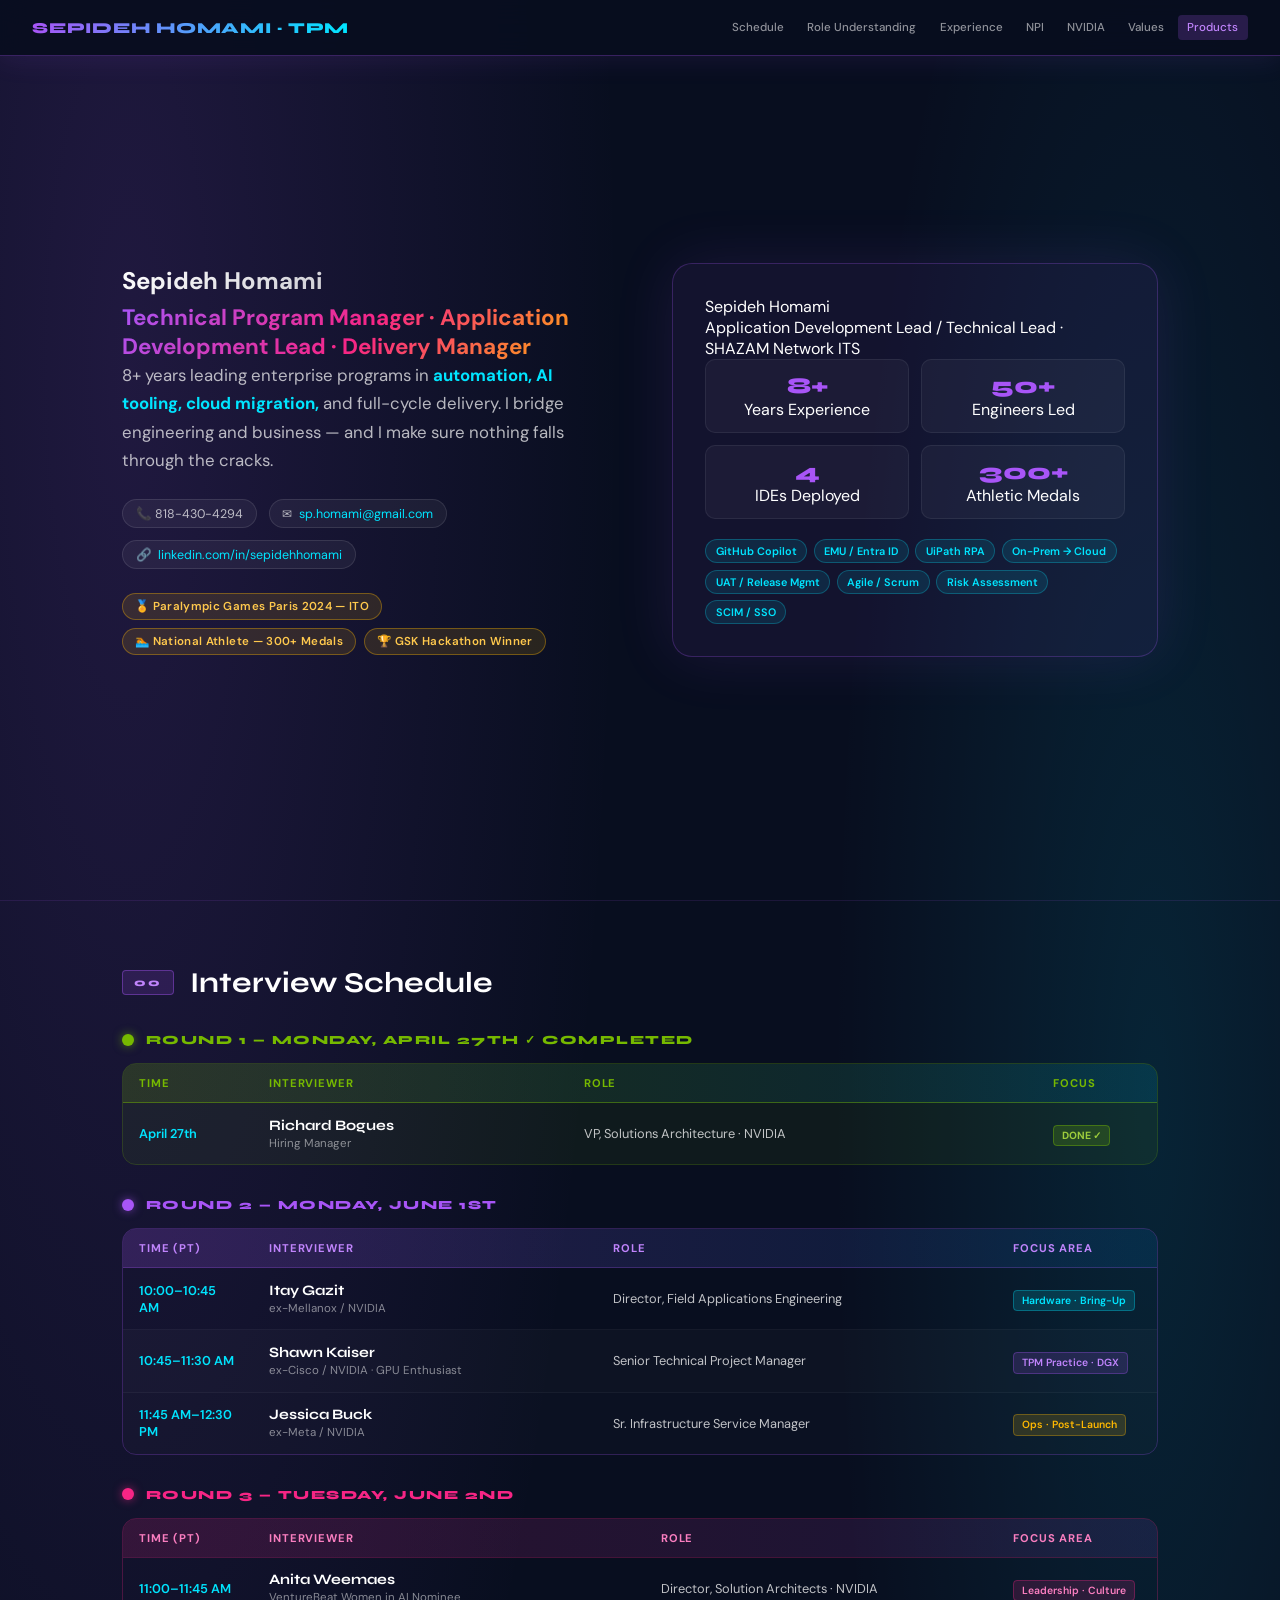
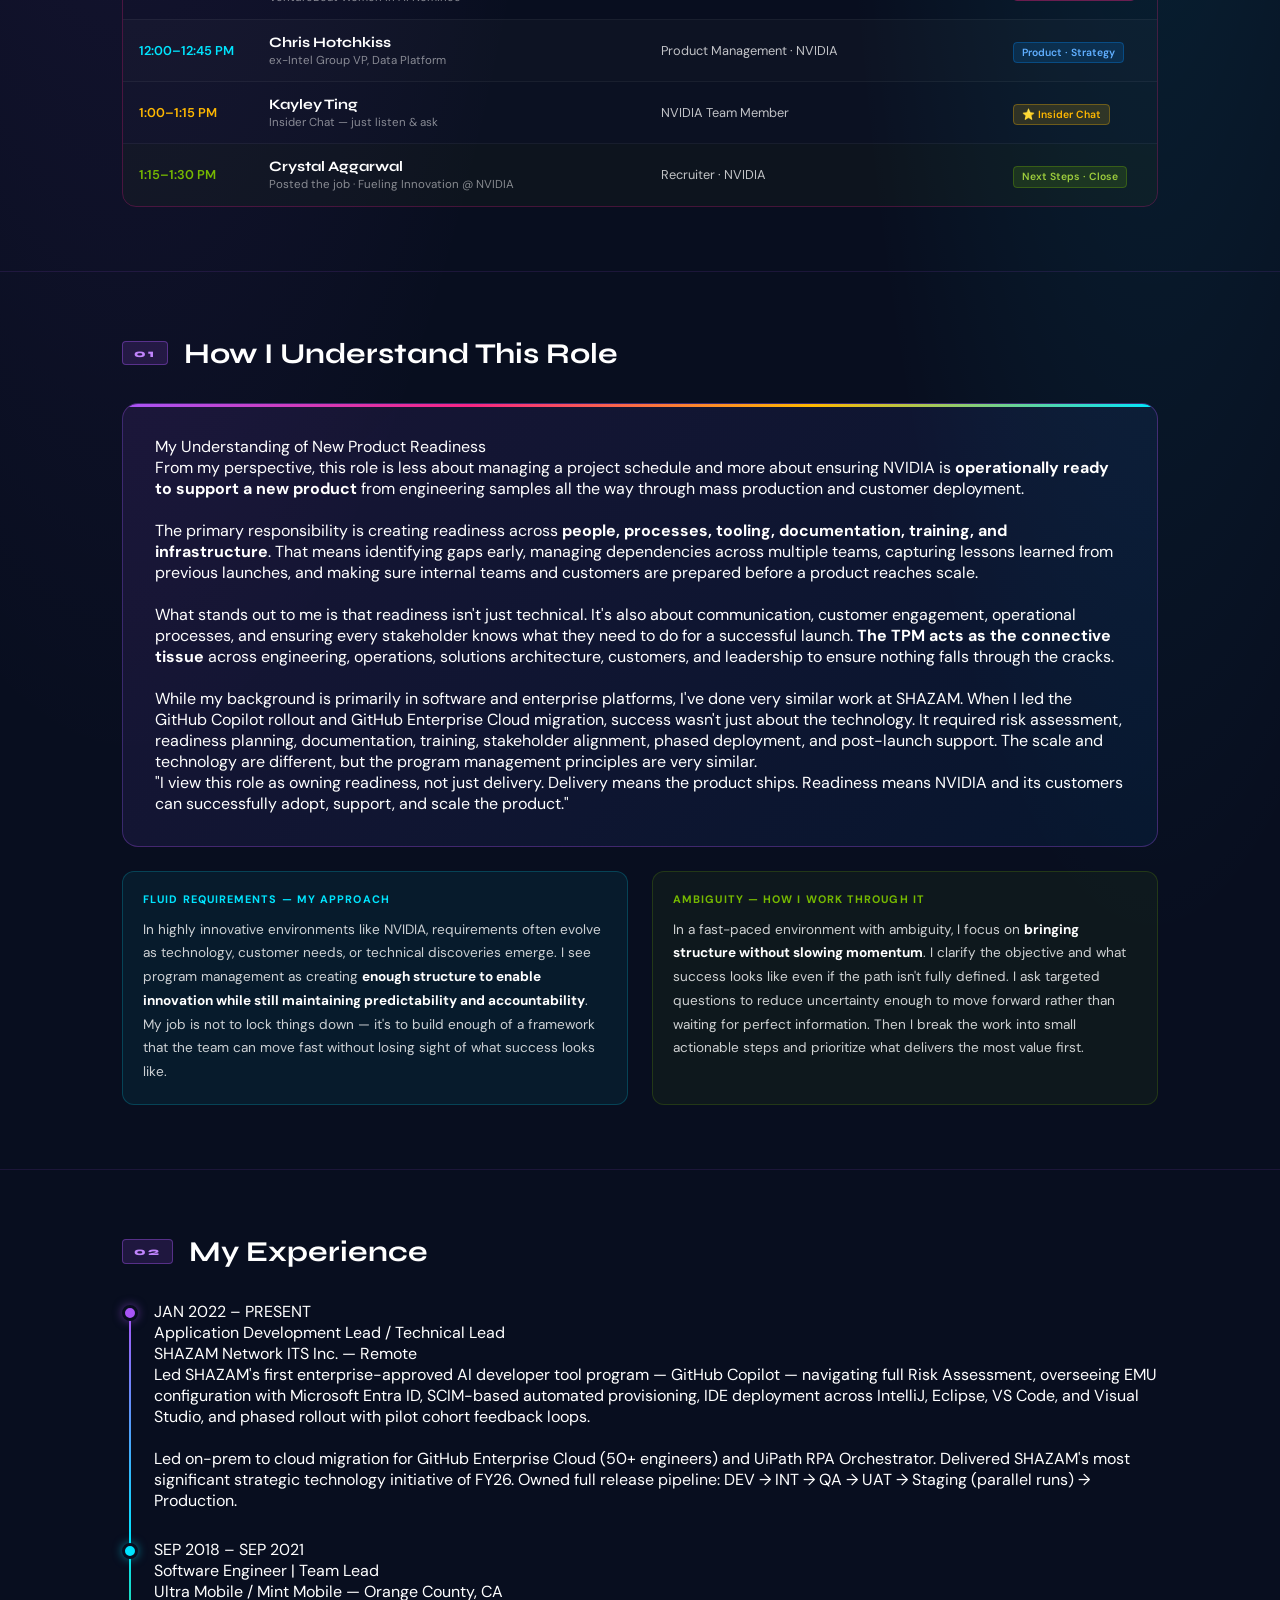
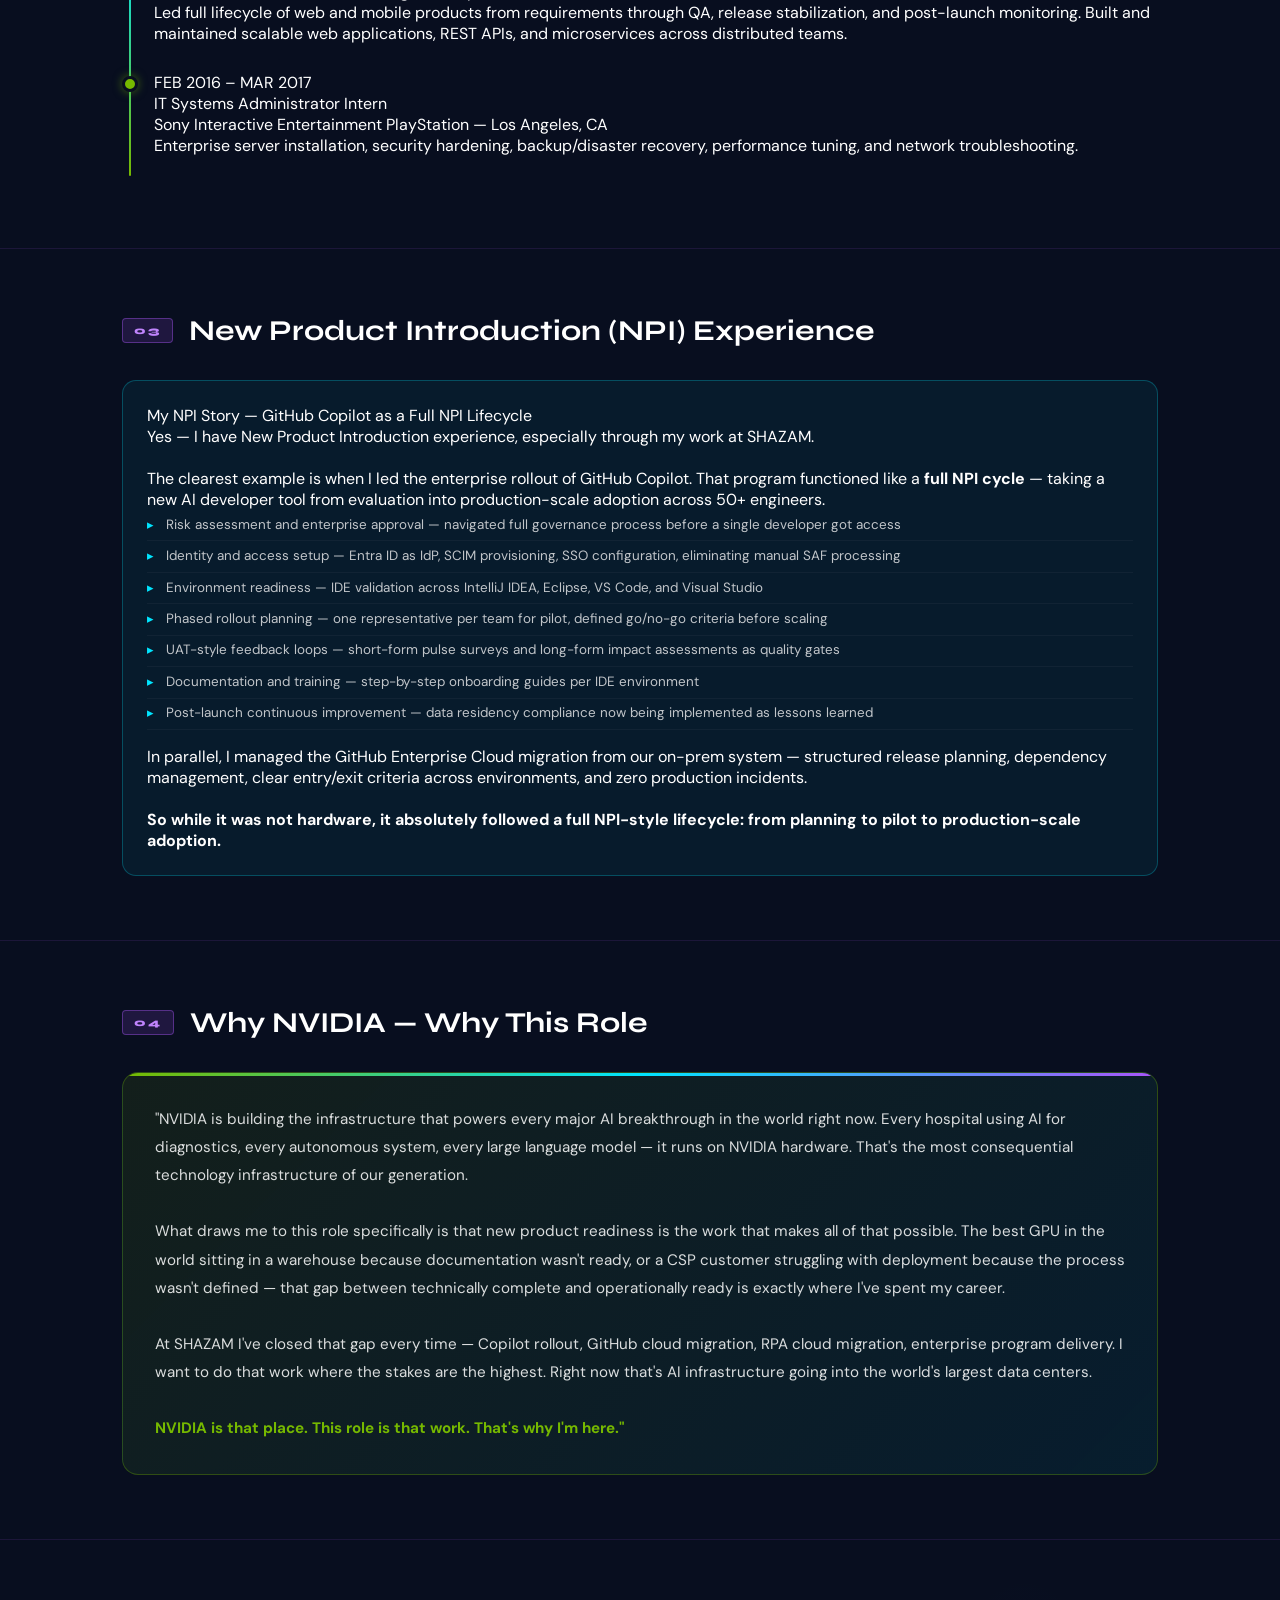
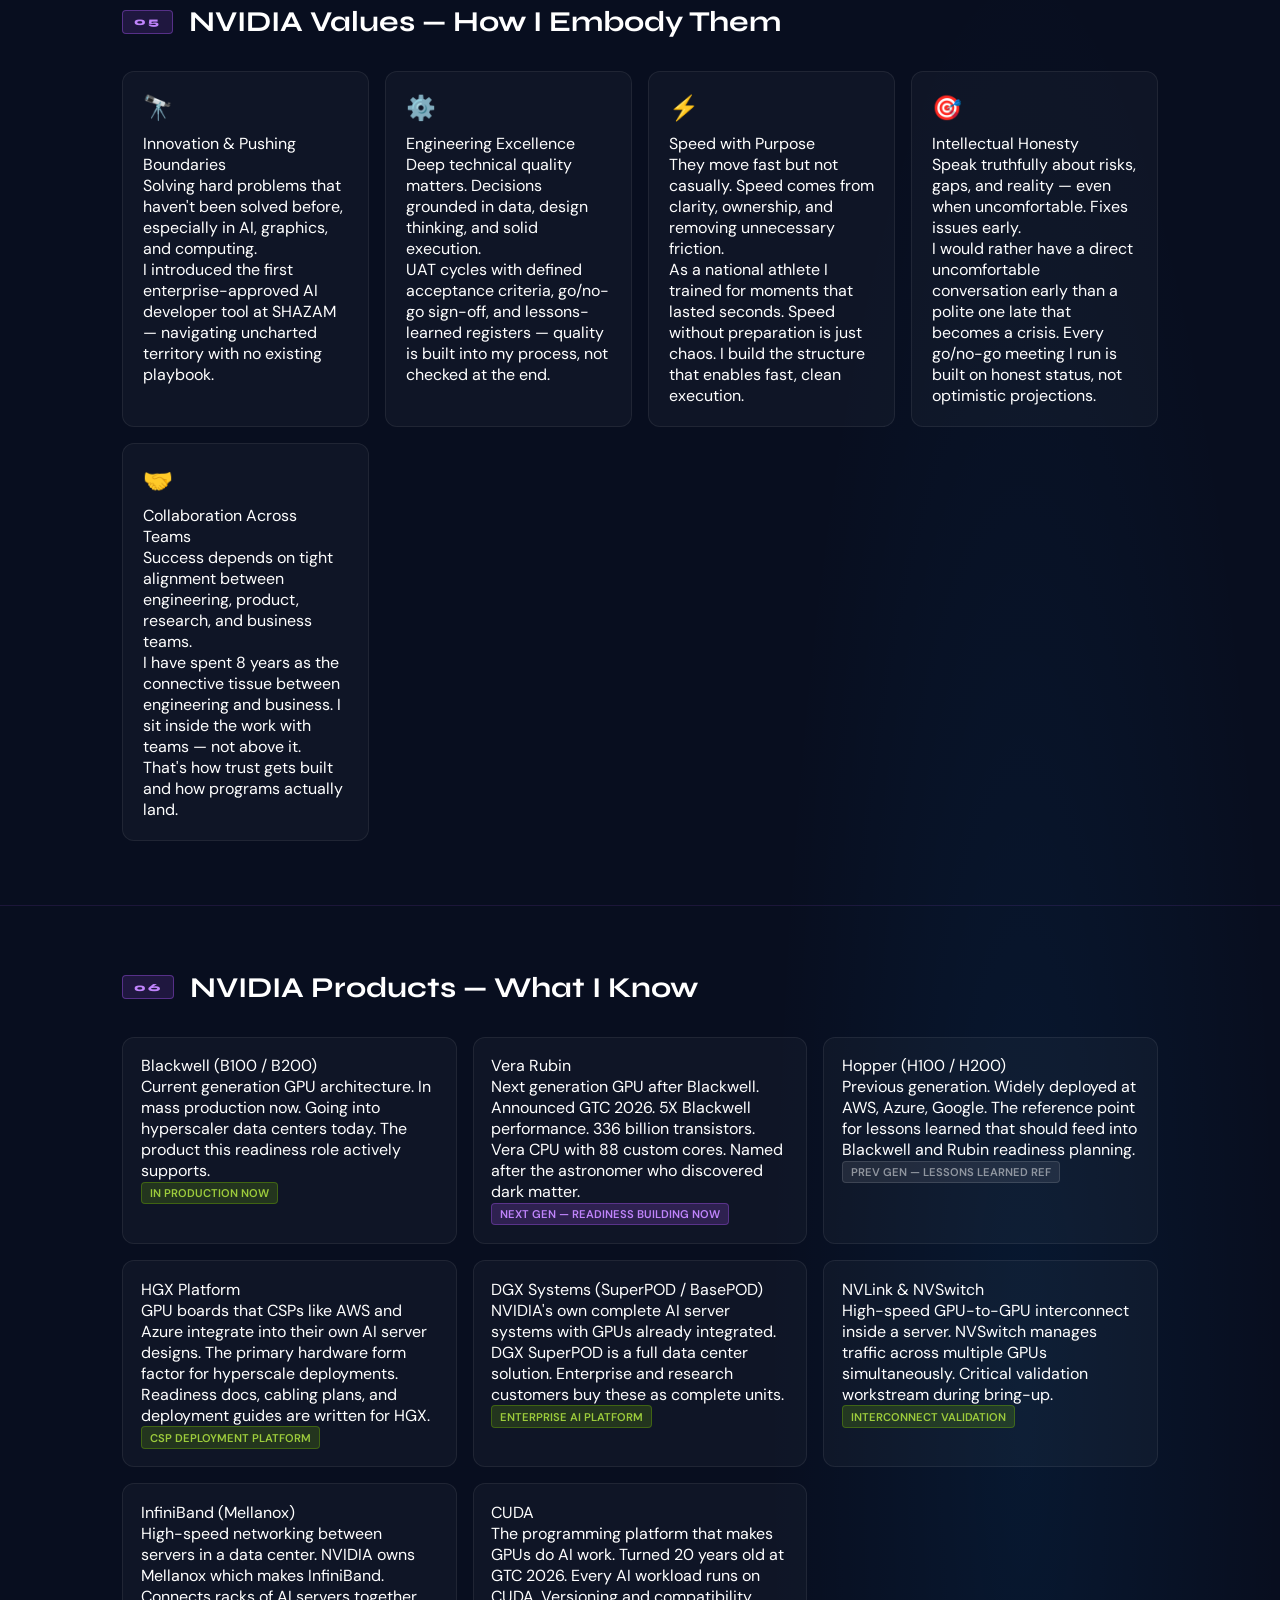
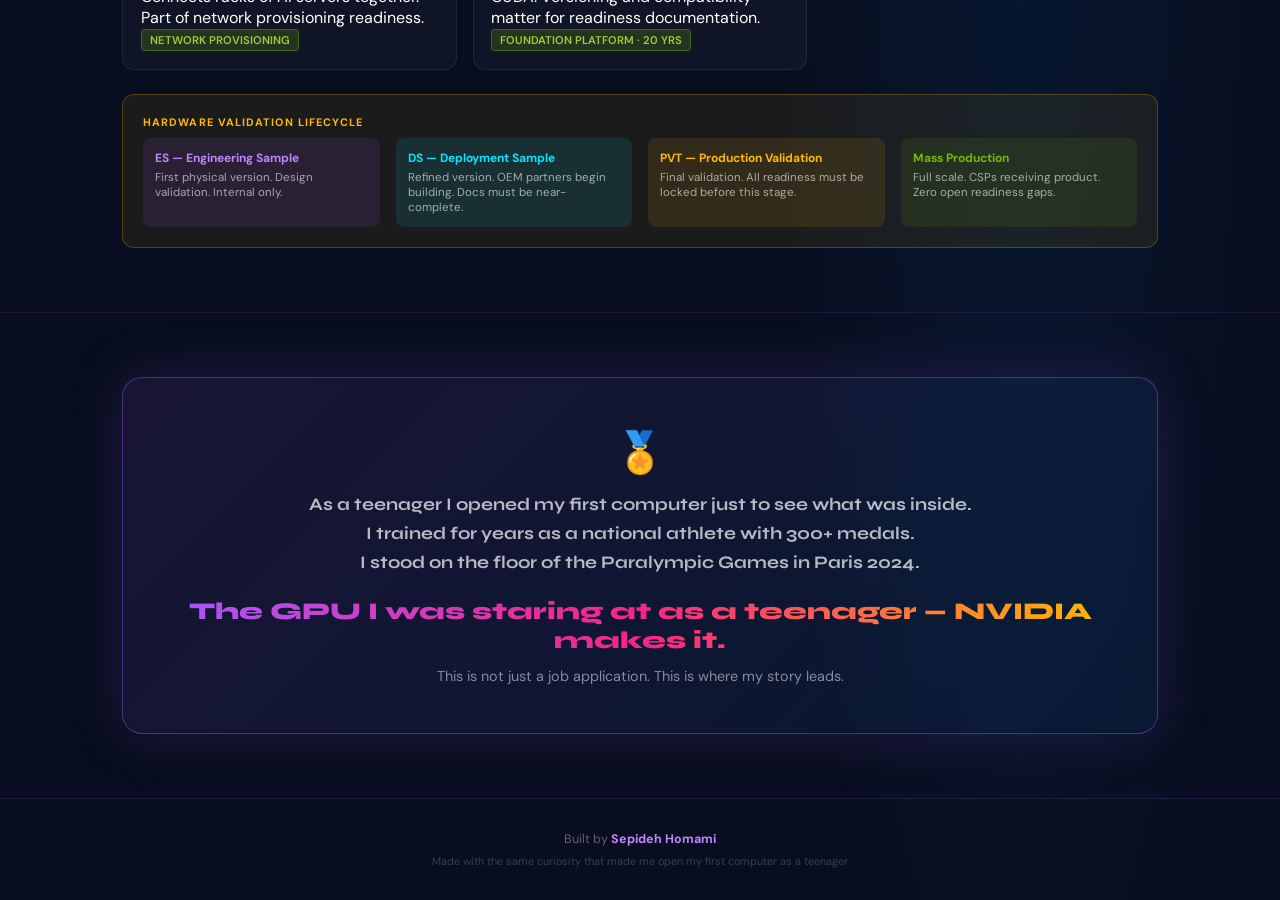
<file: index.html>
<!DOCTYPE html>
<html lang="en">
<head>
  <!--
  =============================================
    index.html — Sepideh Homami · NVIDIA TPM

    HOW TO EXPLAIN THIS FILE:
    "This is the HTML — the structure and content.
     It's separated from the styling (style.css)
     and the interactivity (script.js).
     Keeping them separate is a best practice
     called Separation of Concerns — each file
     has one job and one job only."
  =============================================
  -->

  <meta charset="UTF-8">
  <meta name="viewport" content="width=device-width, initial-scale=1.0">
  <title>Sepideh Homami — NVIDIA TPM</title>

  <!-- Google Fonts — loaded from CDN, no install needed -->
  <link href="https://fonts.googleapis.com/css2?family=Syne:wght@400;600;700;800&family=DM+Sans:ital,wght@0,300;0,400;0,500;1,400&display=swap" rel="stylesheet">

  <!-- Our stylesheet — all visual design lives here -->
  <link rel="stylesheet" href="style.css">

</head>
<body>


<nav>
  <div class="nav-brand">SEPIDEH HOMAMI · TPM</div>
  <div class="nav-links">
    <a href="#schedule">Schedule</a>
    <a href="#role">Role Understanding</a>
    <a href="#experience">Experience</a>
    <a href="#npi">NPI</a>
    <a href="#nvidia">NVIDIA</a>
    <a href="#values">Values</a>
    <a href="#products">Products</a>
  </div>
</nav>

<!-- HERO -->
<section class="hero">
  <div class="hero-left">
    <h1>
      <span class="name">Sepideh Homami</span>
      <span class="role">Technical Program Manager · Application Development Lead · Delivery Manager</span>
    </h1>
    <p class="hero-tagline">
      8+ years leading enterprise programs in <strong>automation, AI tooling, cloud migration,</strong> and full-cycle delivery. I bridge engineering and business — and I make sure nothing falls through the cracks.
    </p>
    <div class="contact-row">
      <div class="contact-pill">📞 818-430-4294</div>
      <div class="contact-pill">✉ <a href="mailto:sp.homami@gmail.com">sp.homami@gmail.com</a></div>
      <div class="contact-pill">🔗 <a href="https://linkedin.com/in/sepidehhomami" target="_blank">linkedin.com/in/sepidehhomami</a></div>
    </div>
    <div class="medal-row">
      <span class="medal-badge">🏅 Paralympic Games Paris 2024 — ITO</span>
      <span class="medal-badge">🏊 National Athlete — 300+ Medals</span>
      <span class="medal-badge">🏆 GSK Hackathon Winner</span>
    </div>
  </div>
  <div class="hero-card">
    <div class="hc-title">Sepideh Homami</div>
    <div class="hc-sub">Application Development Lead / Technical Lead · SHAZAM Network ITS</div>
    <div class="hc-stat-row">
      <div class="hc-stat"><div class="num">8+</div><div class="lbl">Years Experience</div></div>
      <div class="hc-stat"><div class="num">50+</div><div class="lbl">Engineers Led</div></div>
      <div class="hc-stat"><div class="num">4</div><div class="lbl">IDEs Deployed</div></div>
      <div class="hc-stat"><div class="num">300+</div><div class="lbl">Athletic Medals</div></div>
    </div>
    <div class="hc-tags">
      <span class="hc-tag">GitHub Copilot</span>
      <span class="hc-tag">EMU / Entra ID</span>
      <span class="hc-tag">UiPath RPA</span>
      <span class="hc-tag">On-Prem → Cloud</span>
      <span class="hc-tag">UAT / Release Mgmt</span>
      <span class="hc-tag">Agile / Scrum</span>
      <span class="hc-tag">Risk Assessment</span>
      <span class="hc-tag">SCIM / SSO</span>
    </div>
  </div>
</section>

<hr class="divider">

<!-- INTERVIEW SCHEDULE -->
<section class="section" id="schedule">
  <div class="sec-header">
    <span class="sec-num">00</span>
    <h2 class="sec-title">Interview Schedule</h2>
  </div>

  <!-- ROUND 1 -->
  <div style="margin-bottom:2rem;">
    <div style="display:flex;align-items:center;gap:.75rem;margin-bottom:1rem;">
      <div style="width:12px;height:12px;border-radius:50%;background:var(--green);box-shadow:0 0 10px rgba(118,185,0,.6);flex-shrink:0;"></div>
      <div style="font-family:'Syne',sans-serif;font-size:.78rem;font-weight:800;color:var(--green);letter-spacing:.12em;text-transform:uppercase;">Round 1 — Monday, April 27th ✓ Completed</div>
    </div>
    <div style="overflow:hidden;border-radius:14px;border:1px solid rgba(118,185,0,.25);">
      <table style="width:100%;border-collapse:collapse;">
        <thead>
          <tr style="background:linear-gradient(90deg,rgba(118,185,0,.2),rgba(0,229,255,.1));">
            <th style="padding:.75rem 1rem;text-align:left;font-size:.7rem;font-weight:700;letter-spacing:.08em;text-transform:uppercase;color:var(--green);border-bottom:1px solid rgba(118,185,0,.25);width:130px;">Time</th>
            <th style="padding:.75rem 1rem;text-align:left;font-size:.7rem;font-weight:700;letter-spacing:.08em;text-transform:uppercase;color:var(--green);border-bottom:1px solid rgba(118,185,0,.25);">Interviewer</th>
            <th style="padding:.75rem 1rem;text-align:left;font-size:.7rem;font-weight:700;letter-spacing:.08em;text-transform:uppercase;color:var(--green);border-bottom:1px solid rgba(118,185,0,.25);">Role</th>
            <th style="padding:.75rem 1rem;text-align:left;font-size:.7rem;font-weight:700;letter-spacing:.08em;text-transform:uppercase;color:var(--green);border-bottom:1px solid rgba(118,185,0,.25);width:120px;">Focus</th>
          </tr>
        </thead>
        <tbody>
          <tr style="background:rgba(118,185,0,.07);">
            <td style="padding:.85rem 1rem;border-bottom:none;font-size:.8rem;color:var(--teal);font-weight:600;">April 27th</td>
            <td style="padding:.85rem 1rem;border-bottom:none;">
              <div style="font-family:'Syne',sans-serif;font-size:.9rem;font-weight:700;">Richard Bogues</div>
              <div style="font-size:.72rem;color:rgba(255,255,255,.5);margin-top:2px;">Hiring Manager</div>
            </td>
            <td style="padding:.85rem 1rem;border-bottom:none;font-size:.8rem;color:rgba(255,255,255,.75);">VP, Solutions Architecture · NVIDIA</td>
            <td style="padding:.85rem 1rem;border-bottom:none;"><span style="background:rgba(118,185,0,.2);border:1px solid rgba(118,185,0,.4);color:#9DCC3C;font-size:.65rem;font-weight:700;padding:.2rem .5rem;border-radius:4px;">DONE ✓</span></td>
          </tr>
        </tbody>
      </table>
    </div>
  </div>

  <!-- ROUND 2 -->
  <div style="margin-bottom:2rem;">
    <div style="display:flex;align-items:center;gap:.75rem;margin-bottom:1rem;">
      <div style="width:12px;height:12px;border-radius:50%;background:var(--purple);box-shadow:0 0 10px rgba(168,85,247,.6);flex-shrink:0;"></div>
      <div style="font-family:'Syne',sans-serif;font-size:.78rem;font-weight:800;color:var(--purple);letter-spacing:.12em;text-transform:uppercase;">Round 2 — Monday, June 1st</div>
    </div>
    <div style="overflow:hidden;border-radius:14px;border:1px solid rgba(168,85,247,.25);">
      <table style="width:100%;border-collapse:collapse;">
        <thead>
          <tr style="background:linear-gradient(90deg,rgba(168,85,247,.2),rgba(0,144,255,.1));">
            <th style="padding:.75rem 1rem;text-align:left;font-size:.7rem;font-weight:700;letter-spacing:.08em;text-transform:uppercase;color:#C084FC;border-bottom:1px solid rgba(168,85,247,.25);width:130px;">Time (PT)</th>
            <th style="padding:.75rem 1rem;text-align:left;font-size:.7rem;font-weight:700;letter-spacing:.08em;text-transform:uppercase;color:#C084FC;border-bottom:1px solid rgba(168,85,247,.25);">Interviewer</th>
            <th style="padding:.75rem 1rem;text-align:left;font-size:.7rem;font-weight:700;letter-spacing:.08em;text-transform:uppercase;color:#C084FC;border-bottom:1px solid rgba(168,85,247,.25);">Role</th>
            <th style="padding:.75rem 1rem;text-align:left;font-size:.7rem;font-weight:700;letter-spacing:.08em;text-transform:uppercase;color:#C084FC;border-bottom:1px solid rgba(168,85,247,.25);width:160px;">Focus Area</th>
          </tr>
        </thead>
        <tbody>
          <tr style="border-bottom:1px solid rgba(255,255,255,.05);">
            <td style="padding:.85rem 1rem;font-size:.8rem;color:var(--teal);font-weight:600;">10:00–10:45 AM</td>
            <td style="padding:.85rem 1rem;">
              <div style="font-family:'Syne',sans-serif;font-size:.9rem;font-weight:700;">Itay Gazit</div>
              <div style="font-size:.72rem;color:rgba(255,255,255,.5);margin-top:2px;">ex-Mellanox / NVIDIA</div>
            </td>
            <td style="padding:.85rem 1rem;font-size:.8rem;color:rgba(255,255,255,.75);">Director, Field Applications Engineering</td>
            <td style="padding:.85rem 1rem;"><span style="background:rgba(0,229,255,.15);border:1px solid rgba(0,229,255,.3);color:var(--teal);font-size:.65rem;font-weight:600;padding:.2rem .5rem;border-radius:4px;">Hardware · Bring-Up</span></td>
          </tr>
          <tr style="border-bottom:1px solid rgba(255,255,255,.05);background:rgba(255,255,255,.02);">
            <td style="padding:.85rem 1rem;font-size:.8rem;color:var(--teal);font-weight:600;">10:45–11:30 AM</td>
            <td style="padding:.85rem 1rem;">
              <div style="font-family:'Syne',sans-serif;font-size:.9rem;font-weight:700;">Shawn Kaiser</div>
              <div style="font-size:.72rem;color:rgba(255,255,255,.5);margin-top:2px;">ex-Cisco / NVIDIA · GPU Enthusiast</div>
            </td>
            <td style="padding:.85rem 1rem;font-size:.8rem;color:rgba(255,255,255,.75);">Senior Technical Project Manager</td>
            <td style="padding:.85rem 1rem;"><span style="background:rgba(168,85,247,.15);border:1px solid rgba(168,85,247,.3);color:#C084FC;font-size:.65rem;font-weight:600;padding:.2rem .5rem;border-radius:4px;">TPM Practice · DGX</span></td>
          </tr>
          <tr style="background:rgba(255,255,255,.01);">
            <td style="padding:.85rem 1rem;font-size:.8rem;color:var(--teal);font-weight:600;">11:45 AM–12:30 PM</td>
            <td style="padding:.85rem 1rem;">
              <div style="font-family:'Syne',sans-serif;font-size:.9rem;font-weight:700;">Jessica Buck</div>
              <div style="font-size:.72rem;color:rgba(255,255,255,.5);margin-top:2px;">ex-Meta / NVIDIA</div>
            </td>
            <td style="padding:.85rem 1rem;font-size:.8rem;color:rgba(255,255,255,.75);">Sr. Infrastructure Service Manager</td>
            <td style="padding:.85rem 1rem;"><span style="background:rgba(255,184,0,.15);border:1px solid rgba(255,184,0,.3);color:var(--amber);font-size:.65rem;font-weight:600;padding:.2rem .5rem;border-radius:4px;">Ops · Post-Launch</span></td>
          </tr>
        </tbody>
      </table>
    </div>
  </div>

  <!-- ROUND 3 -->
  <div>
    <div style="display:flex;align-items:center;gap:.75rem;margin-bottom:1rem;">
      <div style="width:12px;height:12px;border-radius:50%;background:var(--pink);box-shadow:0 0 10px rgba(247,37,133,.6);flex-shrink:0;"></div>
      <div style="font-family:'Syne',sans-serif;font-size:.78rem;font-weight:800;color:var(--pink);letter-spacing:.12em;text-transform:uppercase;">Round 3 — Tuesday, June 2nd</div>
    </div>
    <div style="overflow:hidden;border-radius:14px;border:1px solid rgba(247,37,133,.25);">
      <table style="width:100%;border-collapse:collapse;">
        <thead>
          <tr style="background:linear-gradient(90deg,rgba(247,37,133,.15),rgba(168,85,247,.1));">
            <th style="padding:.75rem 1rem;text-align:left;font-size:.7rem;font-weight:700;letter-spacing:.08em;text-transform:uppercase;color:#FA7EC0;border-bottom:1px solid rgba(247,37,133,.25);width:130px;">Time (PT)</th>
            <th style="padding:.75rem 1rem;text-align:left;font-size:.7rem;font-weight:700;letter-spacing:.08em;text-transform:uppercase;color:#FA7EC0;border-bottom:1px solid rgba(247,37,133,.25);">Interviewer</th>
            <th style="padding:.75rem 1rem;text-align:left;font-size:.7rem;font-weight:700;letter-spacing:.08em;text-transform:uppercase;color:#FA7EC0;border-bottom:1px solid rgba(247,37,133,.25);">Role</th>
            <th style="padding:.75rem 1rem;text-align:left;font-size:.7rem;font-weight:700;letter-spacing:.08em;text-transform:uppercase;color:#FA7EC0;border-bottom:1px solid rgba(247,37,133,.25);width:160px;">Focus Area</th>
          </tr>
        </thead>
        <tbody>
          <tr style="border-bottom:1px solid rgba(255,255,255,.05);">
            <td style="padding:.85rem 1rem;font-size:.8rem;color:var(--teal);font-weight:600;">11:00–11:45 AM</td>
            <td style="padding:.85rem 1rem;">
              <div style="font-family:'Syne',sans-serif;font-size:.9rem;font-weight:700;">Anita Weemaes</div>
              <div style="font-size:.72rem;color:rgba(255,255,255,.5);margin-top:2px;">VentureBeat Women in AI Nominee</div>
            </td>
            <td style="padding:.85rem 1rem;font-size:.8rem;color:rgba(255,255,255,.75);">Director, Solution Architects · NVIDIA</td>
            <td style="padding:.85rem 1rem;"><span style="background:rgba(247,37,133,.15);border:1px solid rgba(247,37,133,.3);color:#FA7EC0;font-size:.65rem;font-weight:600;padding:.2rem .5rem;border-radius:4px;">Leadership · Culture</span></td>
          </tr>
          <tr style="border-bottom:1px solid rgba(255,255,255,.05);background:rgba(255,255,255,.02);">
            <td style="padding:.85rem 1rem;font-size:.8rem;color:var(--teal);font-weight:600;">12:00–12:45 PM</td>
            <td style="padding:.85rem 1rem;">
              <div style="font-family:'Syne',sans-serif;font-size:.9rem;font-weight:700;">Chris Hotchkiss</div>
              <div style="font-size:.72rem;color:rgba(255,255,255,.5);margin-top:2px;">ex-Intel Group VP, Data Platform</div>
            </td>
            <td style="padding:.85rem 1rem;font-size:.8rem;color:rgba(255,255,255,.75);">Product Management · NVIDIA</td>
            <td style="padding:.85rem 1rem;"><span style="background:rgba(0,144,255,.15);border:1px solid rgba(0,144,255,.3);color:#60AFFF;font-size:.65rem;font-weight:600;padding:.2rem .5rem;border-radius:4px;">Product · Strategy</span></td>
          </tr>
          <tr style="border-bottom:1px solid rgba(255,255,255,.05);background:rgba(255,255,255,.01);">
            <td style="padding:.85rem 1rem;font-size:.8rem;color:var(--amber);font-weight:600;">1:00–1:15 PM</td>
            <td style="padding:.85rem 1rem;">
              <div style="font-family:'Syne',sans-serif;font-size:.9rem;font-weight:700;">Kayley Ting</div>
              <div style="font-size:.72rem;color:rgba(255,255,255,.5);margin-top:2px;">Insider Chat — just listen & ask</div>
            </td>
            <td style="padding:.85rem 1rem;font-size:.8rem;color:rgba(255,255,255,.75);">NVIDIA Team Member</td>
            <td style="padding:.85rem 1rem;"><span style="background:rgba(255,184,0,.15);border:1px solid rgba(255,184,0,.3);color:var(--amber);font-size:.65rem;font-weight:600;padding:.2rem .5rem;border-radius:4px;">⭐ Insider Chat</span></td>
          </tr>
          <tr style="background:rgba(118,185,0,.04);">
            <td style="padding:.85rem 1rem;font-size:.8rem;color:var(--green);font-weight:600;">1:15–1:30 PM</td>
            <td style="padding:.85rem 1rem;">
              <div style="font-family:'Syne',sans-serif;font-size:.9rem;font-weight:700;">Crystal Aggarwal</div>
              <div style="font-size:.72rem;color:rgba(255,255,255,.5);margin-top:2px;">Posted the job · Fueling Innovation @ NVIDIA</div>
            </td>
            <td style="padding:.85rem 1rem;font-size:.8rem;color:rgba(255,255,255,.75);">Recruiter · NVIDIA</td>
            <td style="padding:.85rem 1rem;"><span style="background:rgba(118,185,0,.15);border:1px solid rgba(118,185,0,.3);color:#9DCC3C;font-size:.65rem;font-weight:600;padding:.2rem .5rem;border-radius:4px;">Next Steps · Close</span></td>
          </tr>
        </tbody>
      </table>
    </div>
  </div>
</section>

<hr class="divider">

<!-- SECTION 1: HOW I UNDERSTAND THIS ROLE -->
<section class="section" id="role">
  <div class="sec-header">
    <span class="sec-num">01</span>
    <h2 class="sec-title">How I Understand This Role</h2>
  </div>

  <div class="understanding-box">
    <div class="ub-label">My Understanding of New Product Readiness</div>
    <p class="ub-text">
      From my perspective, this role is less about managing a project schedule and more about ensuring NVIDIA is <strong>operationally ready to support a new product</strong> from engineering samples all the way through mass production and customer deployment.<br><br>
      The primary responsibility is creating readiness across <strong>people, processes, tooling, documentation, training, and infrastructure</strong>. That means identifying gaps early, managing dependencies across multiple teams, capturing lessons learned from previous launches, and making sure internal teams and customers are prepared before a product reaches scale.<br><br>
      What stands out to me is that readiness isn't just technical. It's also about communication, customer engagement, operational processes, and ensuring every stakeholder knows what they need to do for a successful launch. <strong>The TPM acts as the connective tissue</strong> across engineering, operations, solutions architecture, customers, and leadership to ensure nothing falls through the cracks.<br><br>
      While my background is primarily in software and enterprise platforms, I've done very similar work at SHAZAM. When I led the GitHub Copilot rollout and GitHub Enterprise Cloud migration, success wasn't just about the technology. It required risk assessment, readiness planning, documentation, training, stakeholder alignment, phased deployment, and post-launch support. The scale and technology are different, but the program management principles are very similar.
    </p>
    <div class="ub-closing">
      "I view this role as owning readiness, not just delivery. Delivery means the product ships. Readiness means NVIDIA and its customers can successfully adopt, support, and scale the product."
    </div>
  </div>

  <div class="two-col" style="margin-top:1.5rem;">
    <div style="background:rgba(0,229,255,.06);border:1px solid rgba(0,229,255,.2);border-radius:12px;padding:1.25rem;">
      <div style="font-size:.68rem;font-weight:700;color:var(--teal);letter-spacing:.1em;text-transform:uppercase;margin-bottom:.75rem;">Fluid Requirements — My Approach</div>
      <p style="font-size:.85rem;color:rgba(255,255,255,.8);line-height:1.75;">In highly innovative environments like NVIDIA, requirements often evolve as technology, customer needs, or technical discoveries emerge. I see program management as creating <strong style="color:white">enough structure to enable innovation while still maintaining predictability and accountability</strong>. My job is not to lock things down — it's to build enough of a framework that the team can move fast without losing sight of what success looks like.</p>
    </div>
    <div style="background:rgba(118,185,0,.06);border:1px solid rgba(118,185,0,.2);border-radius:12px;padding:1.25rem;">
      <div style="font-size:.68rem;font-weight:700;color:var(--green);letter-spacing:.1em;text-transform:uppercase;margin-bottom:.75rem;">Ambiguity — How I Work Through It</div>
      <p style="font-size:.85rem;color:rgba(255,255,255,.8);line-height:1.75;">In a fast-paced environment with ambiguity, I focus on <strong style="color:white">bringing structure without slowing momentum</strong>. I clarify the objective and what success looks like even if the path isn't fully defined. I ask targeted questions to reduce uncertainty enough to move forward rather than waiting for perfect information. Then I break the work into small actionable steps and prioritize what delivers the most value first.</p>
    </div>
  </div>
</section>

<hr class="divider">

<!-- SECTION 2: MY EXPERIENCE -->
<section class="section" id="experience">
  <div class="sec-header">
    <span class="sec-num">02</span>
    <h2 class="sec-title">My Experience</h2>
  </div>

  <div class="timeline">
    <div class="tl-item">
      <div class="tl-dot purple"></div>
      <div class="tl-date">JAN 2022 – PRESENT</div>
      <div class="tl-title">Application Development Lead / Technical Lead</div>
      <div class="tl-company">SHAZAM Network ITS Inc. — Remote</div>
      <div class="tl-body">
        Led SHAZAM's first enterprise-approved AI developer tool program — GitHub Copilot — navigating full Risk Assessment, overseeing EMU configuration with Microsoft Entra ID, SCIM-based automated provisioning, IDE deployment across IntelliJ, Eclipse, VS Code, and Visual Studio, and phased rollout with pilot cohort feedback loops.<br><br>
        Led on-prem to cloud migration for GitHub Enterprise Cloud (50+ engineers) and UiPath RPA Orchestrator. Delivered SHAZAM's most significant strategic technology initiative of FY26. Owned full release pipeline: DEV → INT → QA → UAT → Staging (parallel runs) → Production.
      </div>
    </div>
    <div class="tl-item">
      <div class="tl-dot teal"></div>
      <div class="tl-date">SEP 2018 – SEP 2021</div>
      <div class="tl-title">Software Engineer | Team Lead</div>
      <div class="tl-company">Ultra Mobile / Mint Mobile — Orange County, CA</div>
      <div class="tl-body">Led full lifecycle of web and mobile products from requirements through QA, release stabilization, and post-launch monitoring. Built and maintained scalable web applications, REST APIs, and microservices across distributed teams.</div>
    </div>
    <div class="tl-item">
      <div class="tl-dot green"></div>
      <div class="tl-date">FEB 2016 – MAR 2017</div>
      <div class="tl-title">IT Systems Administrator Intern</div>
      <div class="tl-company">Sony Interactive Entertainment PlayStation — Los Angeles, CA</div>
      <div class="tl-body">Enterprise server installation, security hardening, backup/disaster recovery, performance tuning, and network troubleshooting.</div>
    </div>
  </div>
</section>

<hr class="divider">

<!-- SECTION 3: NPI EXPERIENCE -->
<section class="section" id="npi">
  <div class="sec-header">
    <span class="sec-num">03</span>
    <h2 class="sec-title">New Product Introduction (NPI) Experience</h2>
  </div>

  <div class="npi-box">
    <div class="npi-label">My NPI Story — GitHub Copilot as a Full NPI Lifecycle</div>
    <p class="npi-text">
      Yes — I have New Product Introduction experience, especially through my work at SHAZAM.<br><br>
      The clearest example is when I led the enterprise rollout of GitHub Copilot. That program functioned like a <strong>full NPI cycle</strong> — taking a new AI developer tool from evaluation into production-scale adoption across 50+ engineers.
    </p>
    <ul class="npi-bullets">
      <li>Risk assessment and enterprise approval — navigated full governance process before a single developer got access</li>
      <li>Identity and access setup — Entra ID as IdP, SCIM provisioning, SSO configuration, eliminating manual SAF processing</li>
      <li>Environment readiness — IDE validation across IntelliJ IDEA, Eclipse, VS Code, and Visual Studio</li>
      <li>Phased rollout planning — one representative per team for pilot, defined go/no-go criteria before scaling</li>
      <li>UAT-style feedback loops — short-form pulse surveys and long-form impact assessments as quality gates</li>
      <li>Documentation and training — step-by-step onboarding guides per IDE environment</li>
      <li>Post-launch continuous improvement — data residency compliance now being implemented as lessons learned</li>
    </ul>
    <p class="npi-text" style="margin-top:1rem;">
      In parallel, I managed the GitHub Enterprise Cloud migration from our on-prem system — structured release planning, dependency management, clear entry/exit criteria across environments, and zero production incidents.<br><br>
      <strong>So while it was not hardware, it absolutely followed a full NPI-style lifecycle: from planning to pilot to production-scale adoption.</strong>
    </p>
  </div>
</section>

<hr class="divider">

<!-- SECTION 4: WHY NVIDIA -->
<section class="section" id="nvidia">
  <div class="sec-header">
    <span class="sec-num">04</span>
    <h2 class="sec-title">Why NVIDIA — Why This Role</h2>
  </div>

  <div style="background:linear-gradient(135deg,rgba(118,185,0,.1),rgba(0,229,255,.07));border:1px solid rgba(118,185,0,.3);border-radius:16px;padding:2rem;position:relative;overflow:hidden;">
    <div style="position:absolute;top:0;left:0;right:0;height:3px;background:linear-gradient(90deg,var(--green),var(--teal),var(--purple));"></div>
    <p style="font-size:.95rem;color:rgba(255,255,255,.85);line-height:1.85;">
      "NVIDIA is building the infrastructure that powers every major AI breakthrough in the world right now. Every hospital using AI for diagnostics, every autonomous system, every large language model — it runs on NVIDIA hardware. That's the most consequential technology infrastructure of our generation.<br><br>
      What draws me to this role specifically is that new product readiness is the work that makes all of that possible. The best GPU in the world sitting in a warehouse because documentation wasn't ready, or a CSP customer struggling with deployment because the process wasn't defined — that gap between technically complete and operationally ready is exactly where I've spent my career.<br><br>
      At SHAZAM I've closed that gap every time — Copilot rollout, GitHub cloud migration, RPA cloud migration, enterprise program delivery. I want to do that work where the stakes are the highest. Right now that's AI infrastructure going into the world's largest data centers.<br><br>
      <strong style="color:var(--green)">NVIDIA is that place. This role is that work. That's why I'm here."</strong>
    </p>
  </div>
</section>

<hr class="divider">

<!-- SECTION 5: NVIDIA VALUES -->
<section class="section" id="values">
  <div class="sec-header">
    <span class="sec-num">05</span>
    <h2 class="sec-title">NVIDIA Values — How I Embody Them</h2>
  </div>

  <div class="values-grid">
    <div class="value-card">
      <div class="value-icon">🔭</div>
      <div class="value-name">Innovation & Pushing Boundaries</div>
      <div class="value-desc">Solving hard problems that haven't been solved before, especially in AI, graphics, and computing.</div>
      <div class="value-me">I introduced the first enterprise-approved AI developer tool at SHAZAM — navigating uncharted territory with no existing playbook.</div>
    </div>
    <div class="value-card">
      <div class="value-icon">⚙️</div>
      <div class="value-name">Engineering Excellence</div>
      <div class="value-desc">Deep technical quality matters. Decisions grounded in data, design thinking, and solid execution.</div>
      <div class="value-me">UAT cycles with defined acceptance criteria, go/no-go sign-off, and lessons-learned registers — quality is built into my process, not checked at the end.</div>
    </div>
    <div class="value-card">
      <div class="value-icon">⚡</div>
      <div class="value-name">Speed with Purpose</div>
      <div class="value-desc">They move fast but not casually. Speed comes from clarity, ownership, and removing unnecessary friction.</div>
      <div class="value-me">As a national athlete I trained for moments that lasted seconds. Speed without preparation is just chaos. I build the structure that enables fast, clean execution.</div>
    </div>
    <div class="value-card">
      <div class="value-icon">🎯</div>
      <div class="value-name">Intellectual Honesty</div>
      <div class="value-desc">Speak truthfully about risks, gaps, and reality — even when uncomfortable. Fixes issues early.</div>
      <div class="value-me">I would rather have a direct uncomfortable conversation early than a polite one late that becomes a crisis. Every go/no-go meeting I run is built on honest status, not optimistic projections.</div>
    </div>
    <div class="value-card">
      <div class="value-icon">🤝</div>
      <div class="value-name">Collaboration Across Teams</div>
      <div class="value-desc">Success depends on tight alignment between engineering, product, research, and business teams.</div>
      <div class="value-me">I have spent 8 years as the connective tissue between engineering and business. I sit inside the work with teams — not above it. That's how trust gets built and how programs actually land.</div>
    </div>
  </div>
</section>

<hr class="divider">

<!-- SECTION 6: NVIDIA PRODUCTS -->
<section class="section" id="products">
  <div class="sec-header">
    <span class="sec-num">06</span>
    <h2 class="sec-title">NVIDIA Products — What I Know</h2>
  </div>

  <div class="products-grid">
    <div class="prod-card">
      <div class="prod-name">Blackwell (B100 / B200)</div>
      <div class="prod-what">Current generation GPU architecture. In mass production now. Going into hyperscaler data centers today. The product this readiness role actively supports.</div>
      <span class="prod-status prod-current">IN PRODUCTION NOW</span>
    </div>
    <div class="prod-card">
      <div class="prod-name">Vera Rubin</div>
      <div class="prod-what">Next generation GPU after Blackwell. Announced GTC 2026. 5X Blackwell performance. 336 billion transistors. Vera CPU with 88 custom cores. Named after the astronomer who discovered dark matter.</div>
      <span class="prod-status prod-next">NEXT GEN — READINESS BUILDING NOW</span>
    </div>
    <div class="prod-card">
      <div class="prod-name">Hopper (H100 / H200)</div>
      <div class="prod-what">Previous generation. Widely deployed at AWS, Azure, Google. The reference point for lessons learned that should feed into Blackwell and Rubin readiness planning.</div>
      <span class="prod-status prod-prev">PREV GEN — LESSONS LEARNED REF</span>
    </div>
    <div class="prod-card">
      <div class="prod-name">HGX Platform</div>
      <div class="prod-what">GPU boards that CSPs like AWS and Azure integrate into their own AI server designs. The primary hardware form factor for hyperscale deployments. Readiness docs, cabling plans, and deployment guides are written for HGX.</div>
      <span class="prod-status prod-current">CSP DEPLOYMENT PLATFORM</span>
    </div>
    <div class="prod-card">
      <div class="prod-name">DGX Systems (SuperPOD / BasePOD)</div>
      <div class="prod-what">NVIDIA's own complete AI server systems with GPUs already integrated. DGX SuperPOD is a full data center solution. Enterprise and research customers buy these as complete units.</div>
      <span class="prod-status prod-current">ENTERPRISE AI PLATFORM</span>
    </div>
    <div class="prod-card">
      <div class="prod-name">NVLink & NVSwitch</div>
      <div class="prod-what">High-speed GPU-to-GPU interconnect inside a server. NVSwitch manages traffic across multiple GPUs simultaneously. Critical validation workstream during bring-up.</div>
      <span class="prod-status prod-current">INTERCONNECT VALIDATION</span>
    </div>
    <div class="prod-card">
      <div class="prod-name">InfiniBand (Mellanox)</div>
      <div class="prod-what">High-speed networking between servers in a data center. NVIDIA owns Mellanox which makes InfiniBand. Connects racks of AI servers together. Part of network provisioning readiness.</div>
      <span class="prod-status prod-current">NETWORK PROVISIONING</span>
    </div>
    <div class="prod-card">
      <div class="prod-name">CUDA</div>
      <div class="prod-what">The programming platform that makes GPUs do AI work. Turned 20 years old at GTC 2026. Every AI workload runs on CUDA. Versioning and compatibility matter for readiness documentation.</div>
      <span class="prod-status prod-current">FOUNDATION PLATFORM · 20 YRS</span>
    </div>
  </div>

  <div style="margin-top:1.5rem;background:rgba(255,184,0,.08);border:1px solid rgba(255,184,0,.25);border-radius:12px;padding:1.25rem;">
    <div style="font-size:.68rem;font-weight:700;color:var(--amber);letter-spacing:.1em;text-transform:uppercase;margin-bottom:.6rem;">Hardware Validation Lifecycle</div>
    <div style="display:flex;flex-wrap:wrap;gap:1rem;">
      <div style="flex:1;min-width:140px;background:rgba(168,85,247,.1);border-radius:8px;padding:.75rem;"><div style="font-size:.75rem;font-weight:700;color:#C084FC;">ES — Engineering Sample</div><div style="font-size:.72rem;color:rgba(255,255,255,.6);margin-top:.25rem;">First physical version. Design validation. Internal only.</div></div>
      <div style="flex:1;min-width:140px;background:rgba(0,229,255,.1);border-radius:8px;padding:.75rem;"><div style="font-size:.75rem;font-weight:700;color:var(--teal);">DS — Deployment Sample</div><div style="font-size:.72rem;color:rgba(255,255,255,.6);margin-top:.25rem;">Refined version. OEM partners begin building. Docs must be near-complete.</div></div>
      <div style="flex:1;min-width:140px;background:rgba(255,184,0,.1);border-radius:8px;padding:.75rem;"><div style="font-size:.75rem;font-weight:700;color:var(--amber);">PVT — Production Validation</div><div style="font-size:.72rem;color:rgba(255,255,255,.6);margin-top:.25rem;">Final validation. All readiness must be locked before this stage.</div></div>
      <div style="flex:1;min-width:140px;background:rgba(118,185,0,.1);border-radius:8px;padding:.75rem;"><div style="font-size:.75rem;font-weight:700;color:var(--green);">Mass Production</div><div style="font-size:.72rem;color:rgba(255,255,255,.6);margin-top:.25rem;">Full scale. CSPs receiving product. Zero open readiness gaps.</div></div>
    </div>
  </div>
</section>

<hr class="divider">

<!-- CLOSING -->
<section class="section">
  <div style="background:linear-gradient(135deg,rgba(168,85,247,.1),rgba(0,144,255,.08));border:1px solid rgba(168,85,247,.4);border-radius:20px;box-shadow:0 0 60px rgba(168,85,247,.15);padding:3rem;text-align:center;">
    <div style="font-size:2.5rem;margin-bottom:1rem;animation:float 3s ease infinite;display:inline-block;">🏅</div>
    <div style="font-family:'Syne',sans-serif;font-size:1.1rem;font-weight:700;color:rgba(255,255,255,.7);margin-bottom:.5rem;">As a teenager I opened my first computer just to see what was inside.</div>
    <div style="font-family:'Syne',sans-serif;font-size:1.1rem;font-weight:700;color:rgba(255,255,255,.7);margin-bottom:.5rem;">I trained for years as a national athlete with 300+ medals.</div>
    <div style="font-family:'Syne',sans-serif;font-size:1.1rem;font-weight:700;color:rgba(255,255,255,.7);margin-bottom:1.5rem;">I stood on the floor of the Paralympic Games in Paris 2024.</div>
    <div style="font-family:'Syne',sans-serif;font-size:1.5rem;font-weight:800;background:linear-gradient(90deg,var(--purple),var(--pink),var(--amber));-webkit-background-clip:text;-webkit-text-fill-color:transparent;background-clip:text;">The GPU I was staring at as a teenager — NVIDIA makes it.</div>
    <div style="margin-top:.75rem;font-size:.9rem;color:rgba(255,255,255,.5);">This is not just a job application. This is where my story leads.</div>
  </div>
</section>

<footer style="text-align:center;padding:2rem;border-top:1px solid rgba(168,85,247,.15);color:rgba(255,255,255,.35);font-size:.78rem;">
  <div style="margin-bottom:.4rem;">Built by <strong style="color:#C084FC">Sepideh Homami</strong></div>
  <div style="font-size:.68rem;color:rgba(255,255,255,.2);">Made with the same curiosity that made me open my first computer as a teenager</div>
</footer>



  <!-- Our JavaScript — all interactivity lives here -->
  <!-- Placed at end of body so HTML loads first, then JS runs -->
  <script src="script.js"></script>

</body>
</html>
</file>
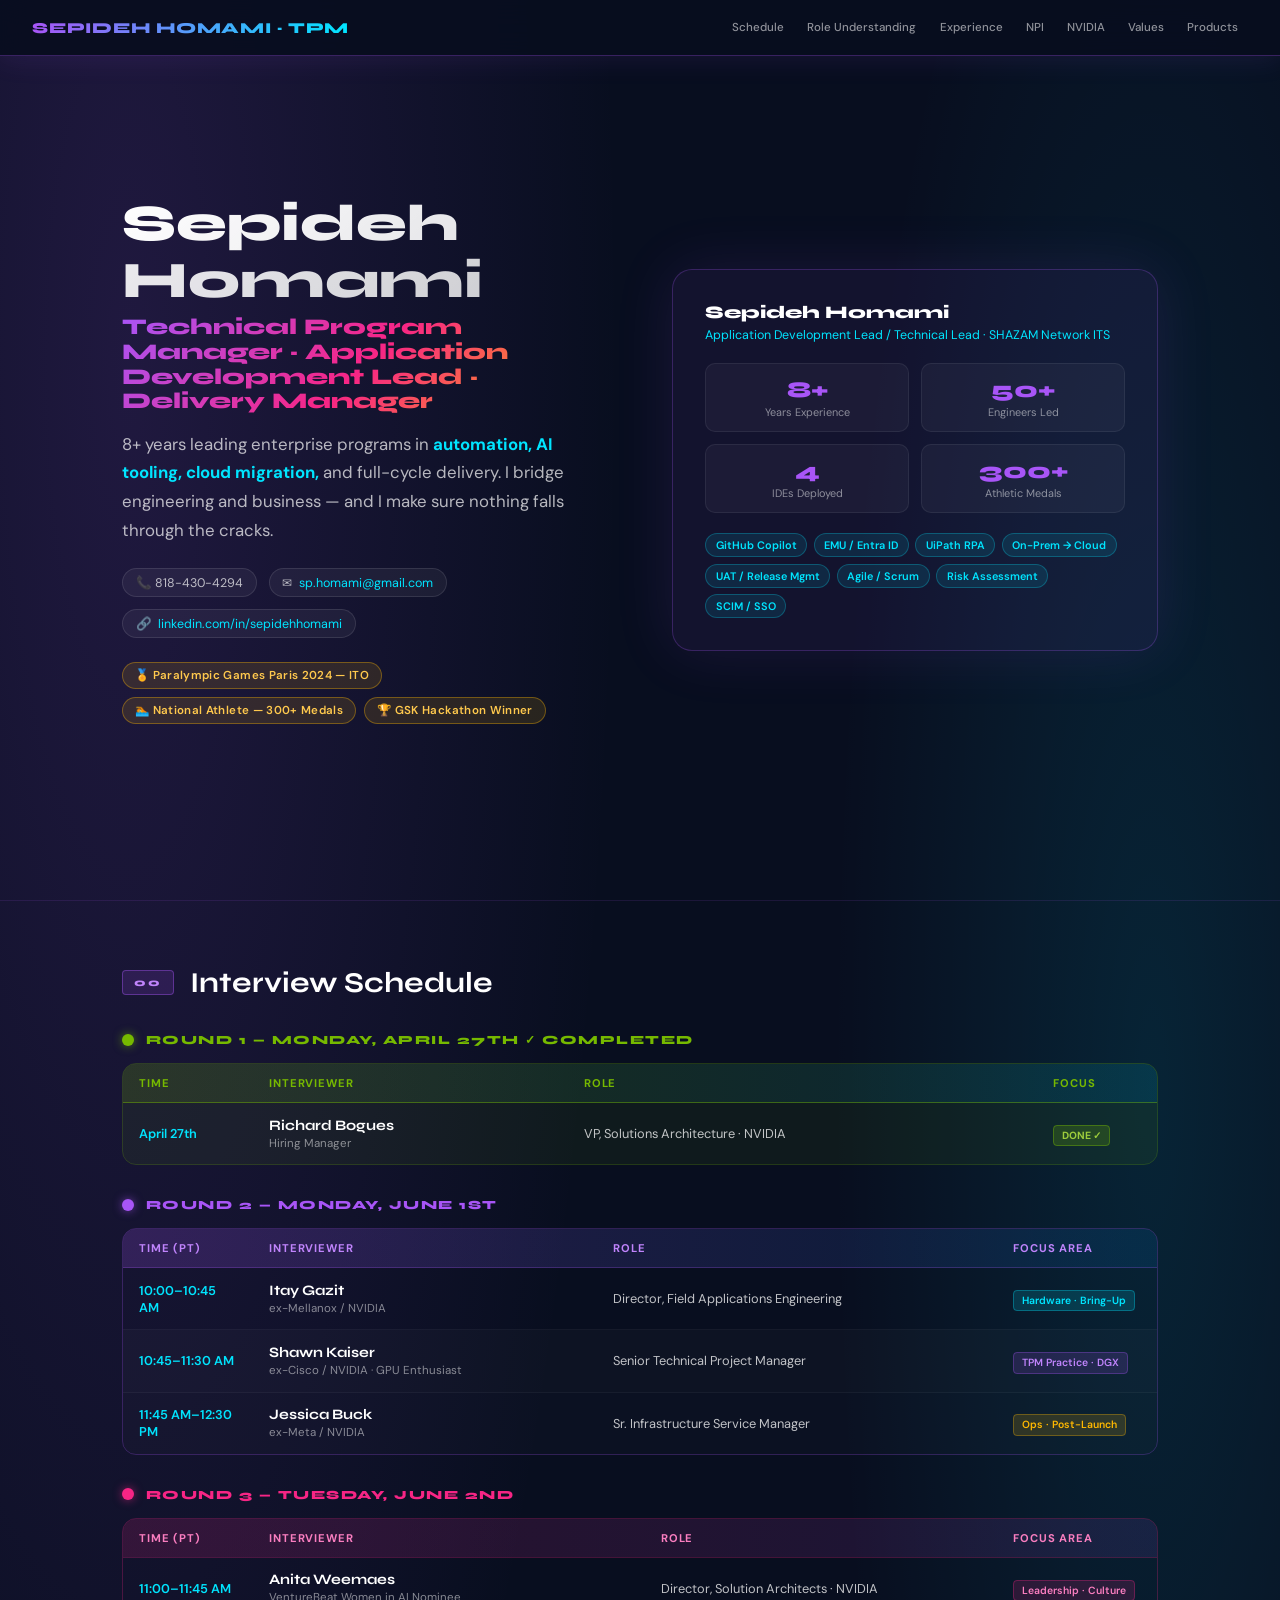
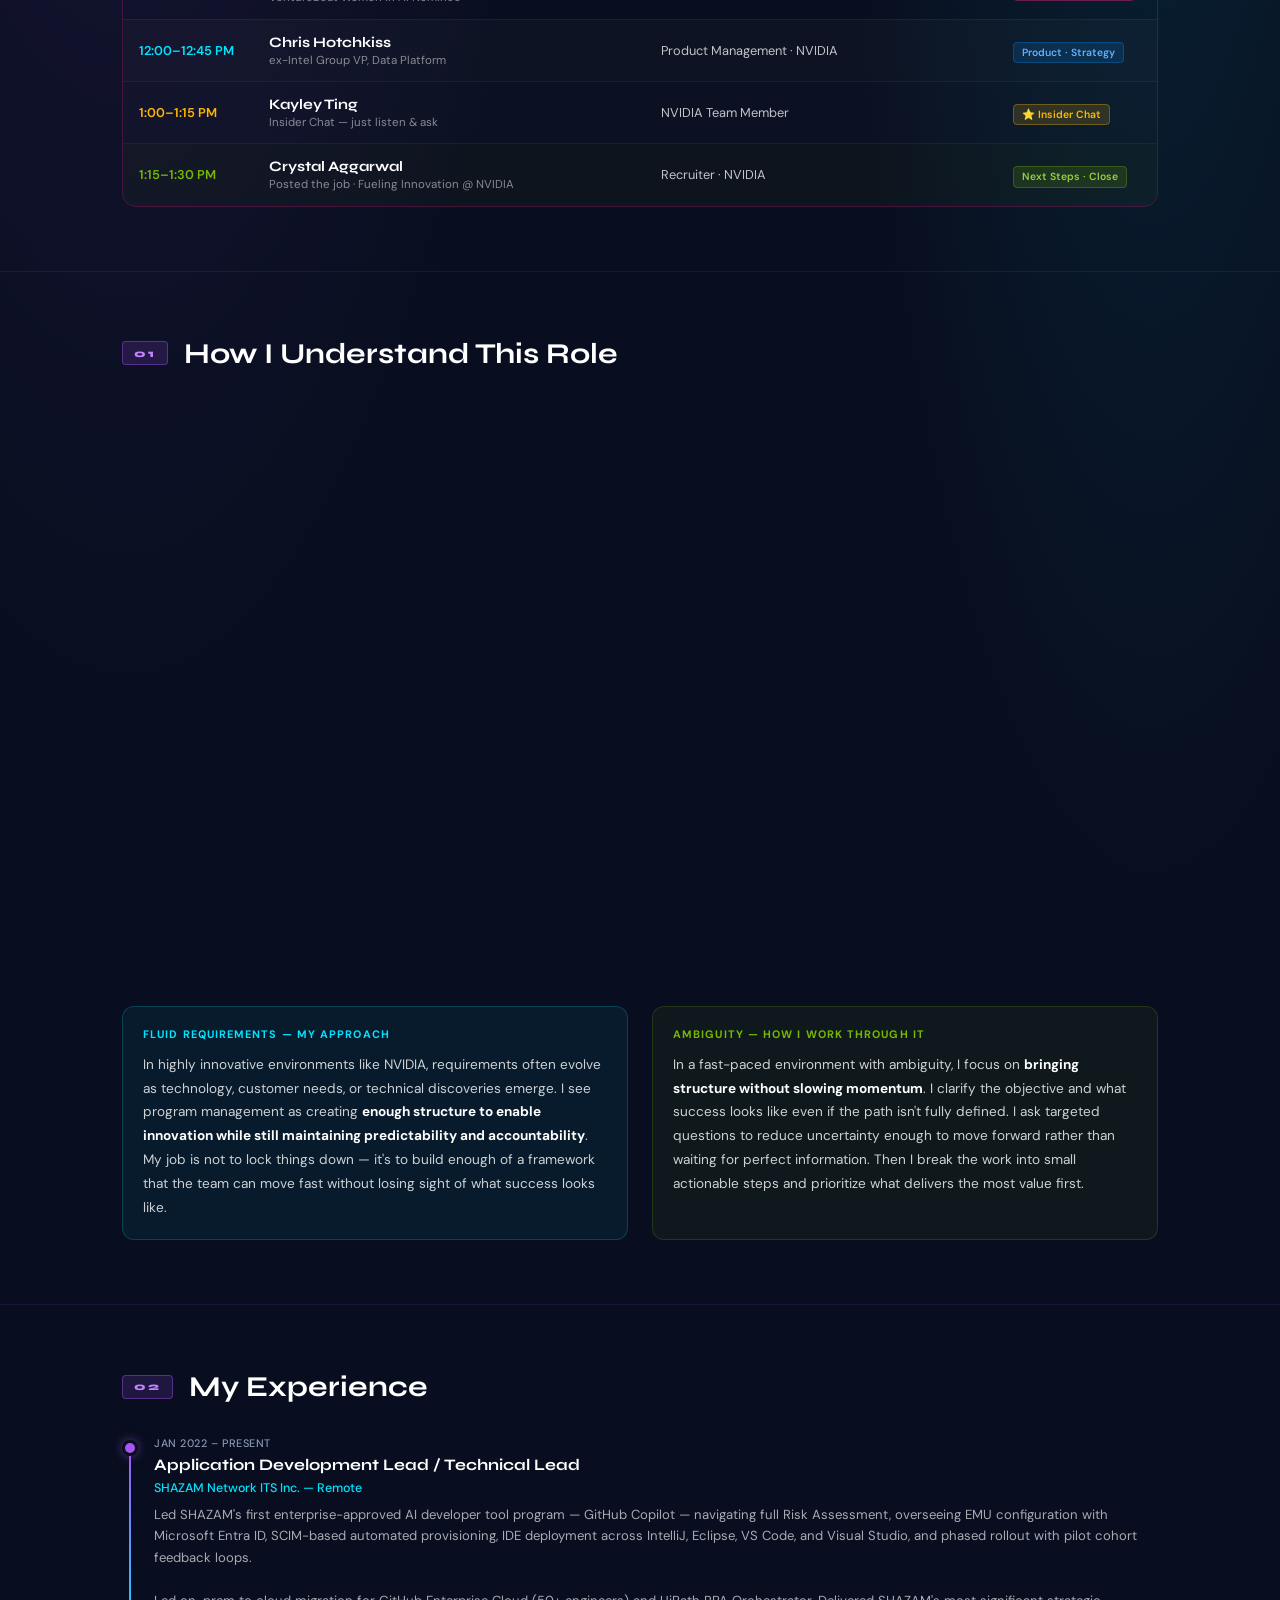
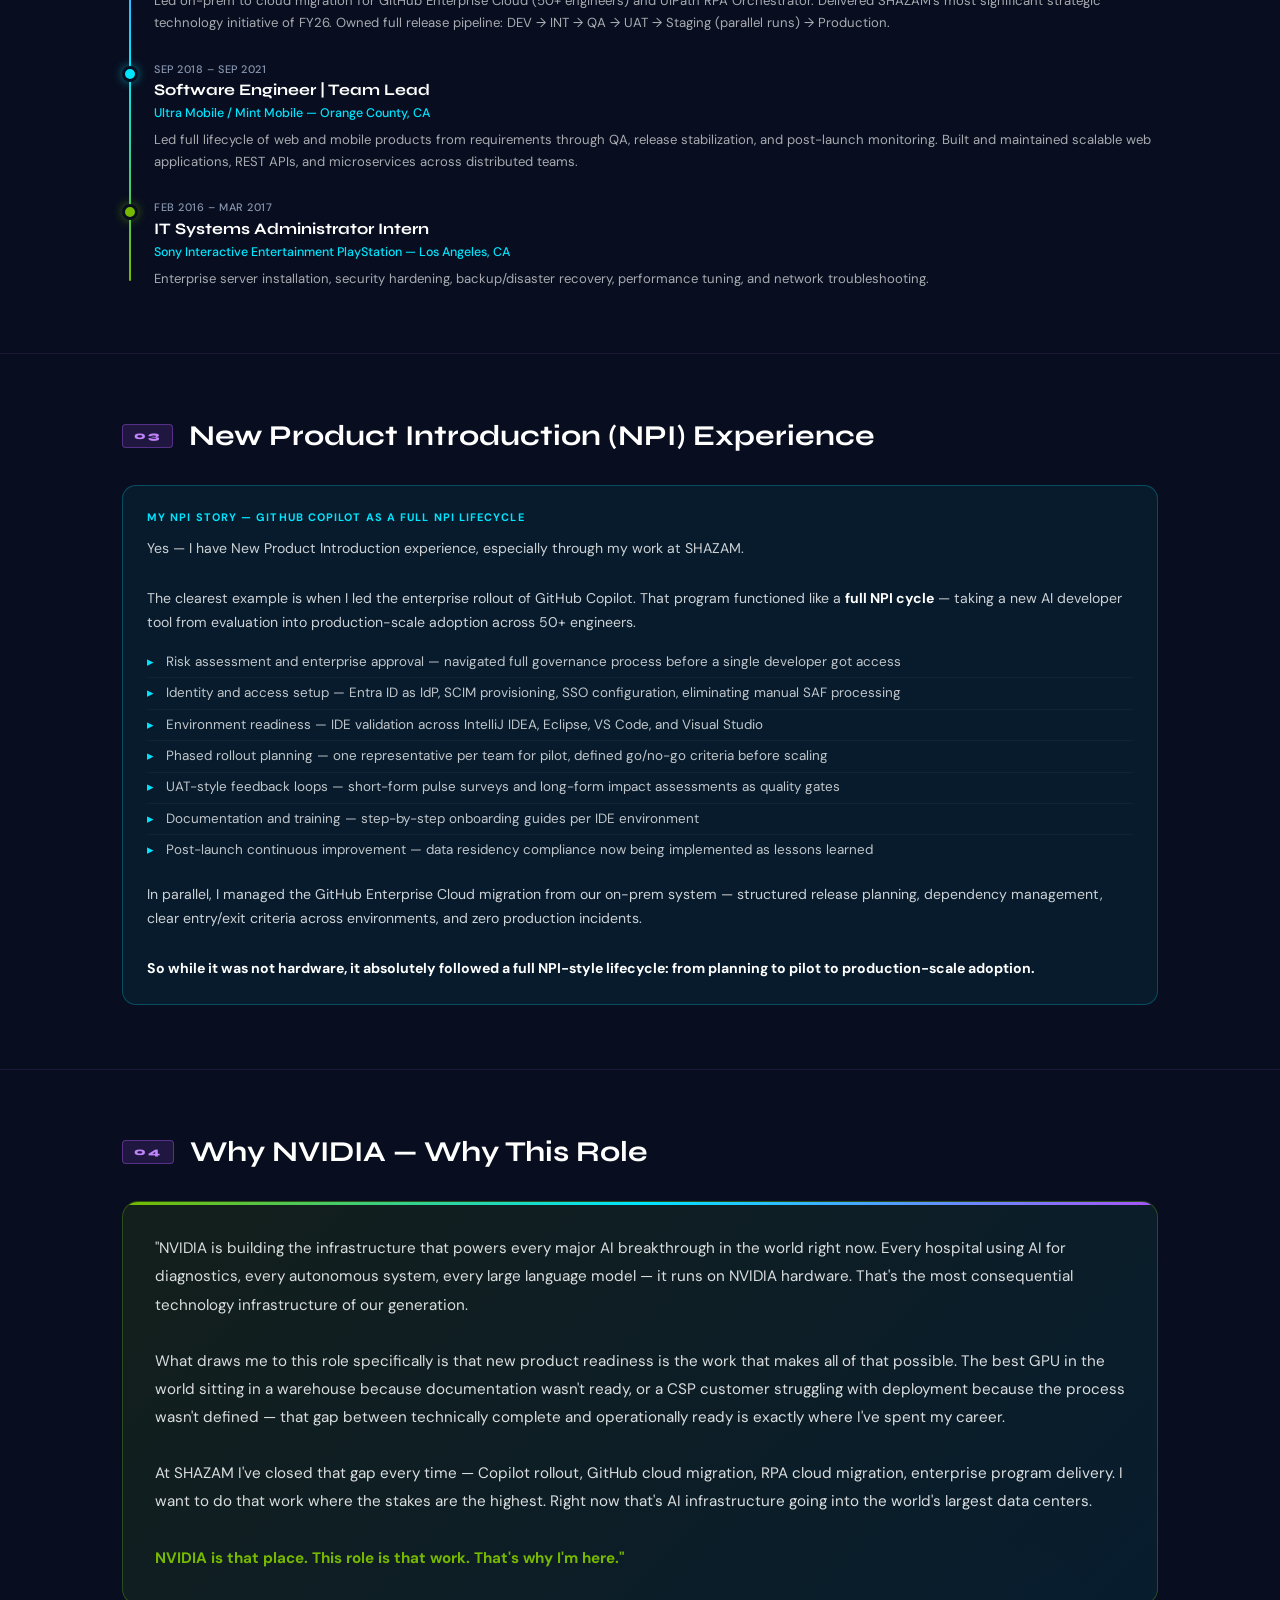
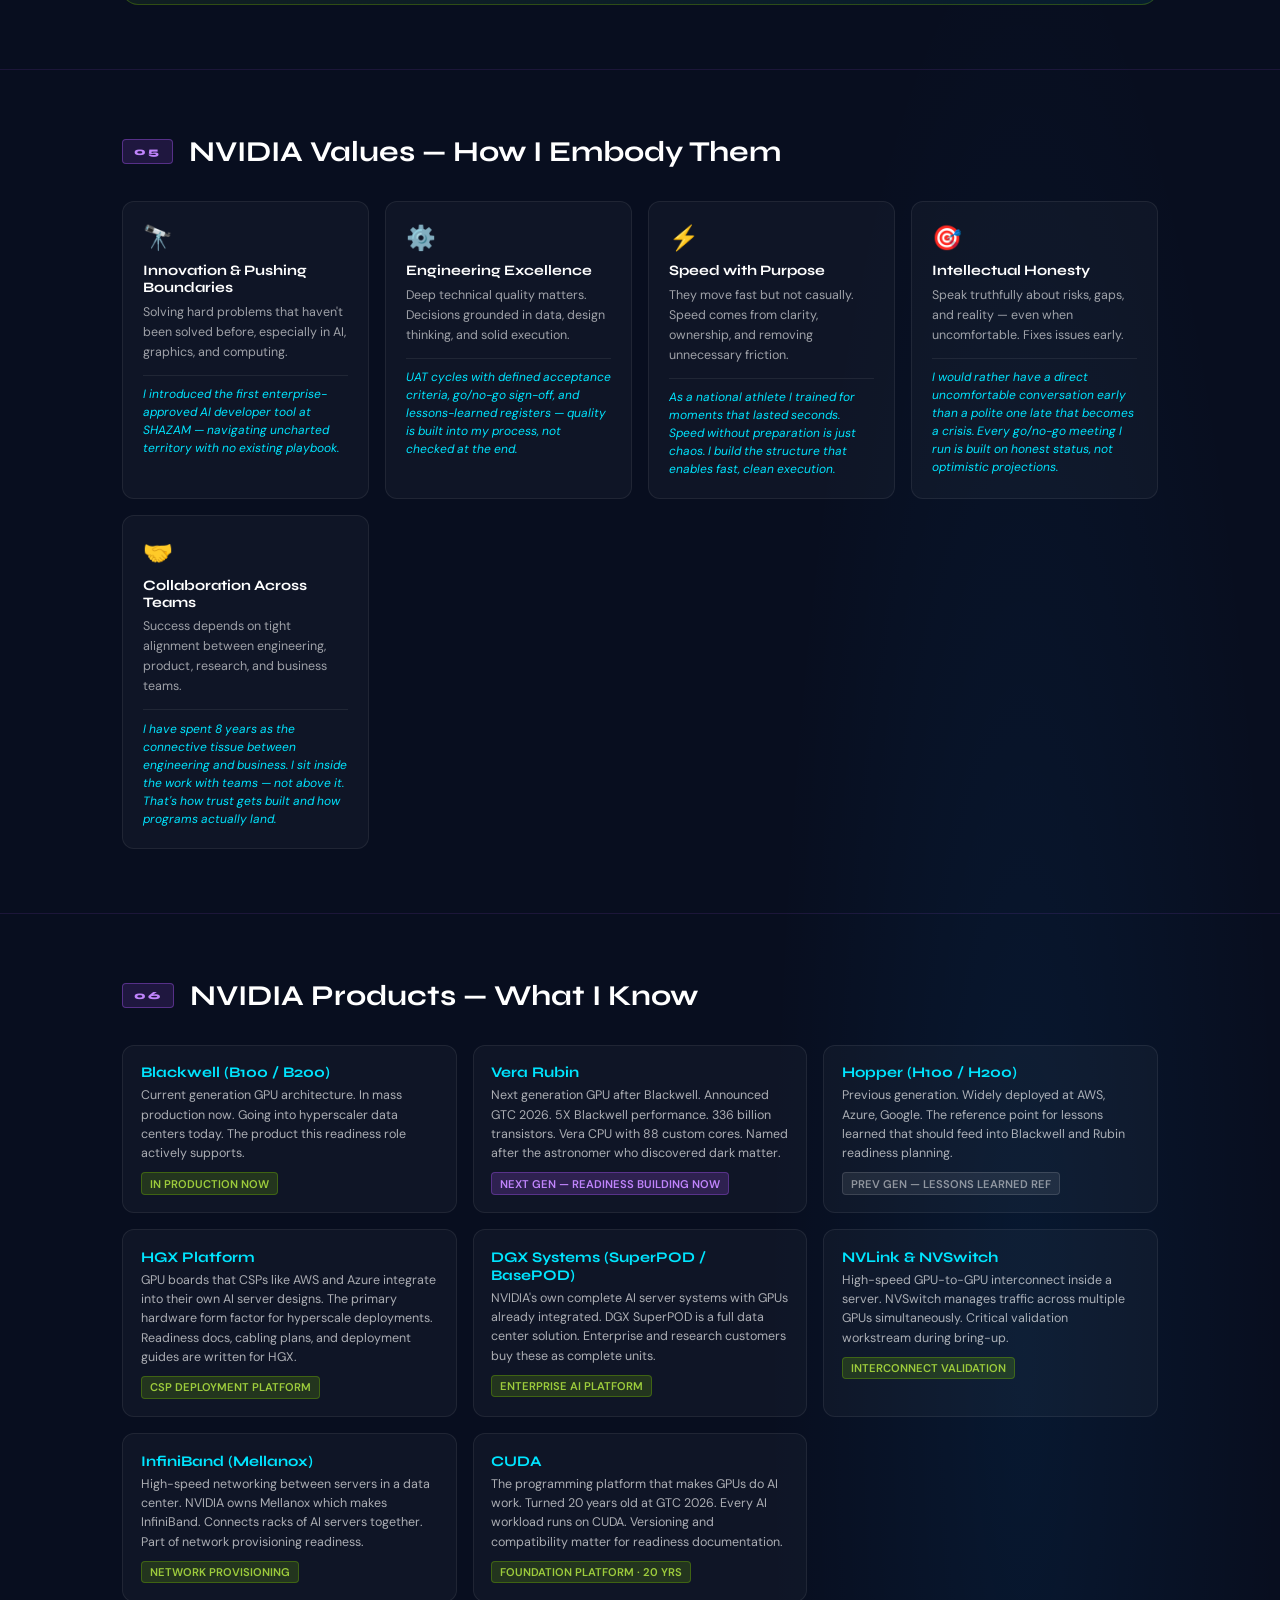
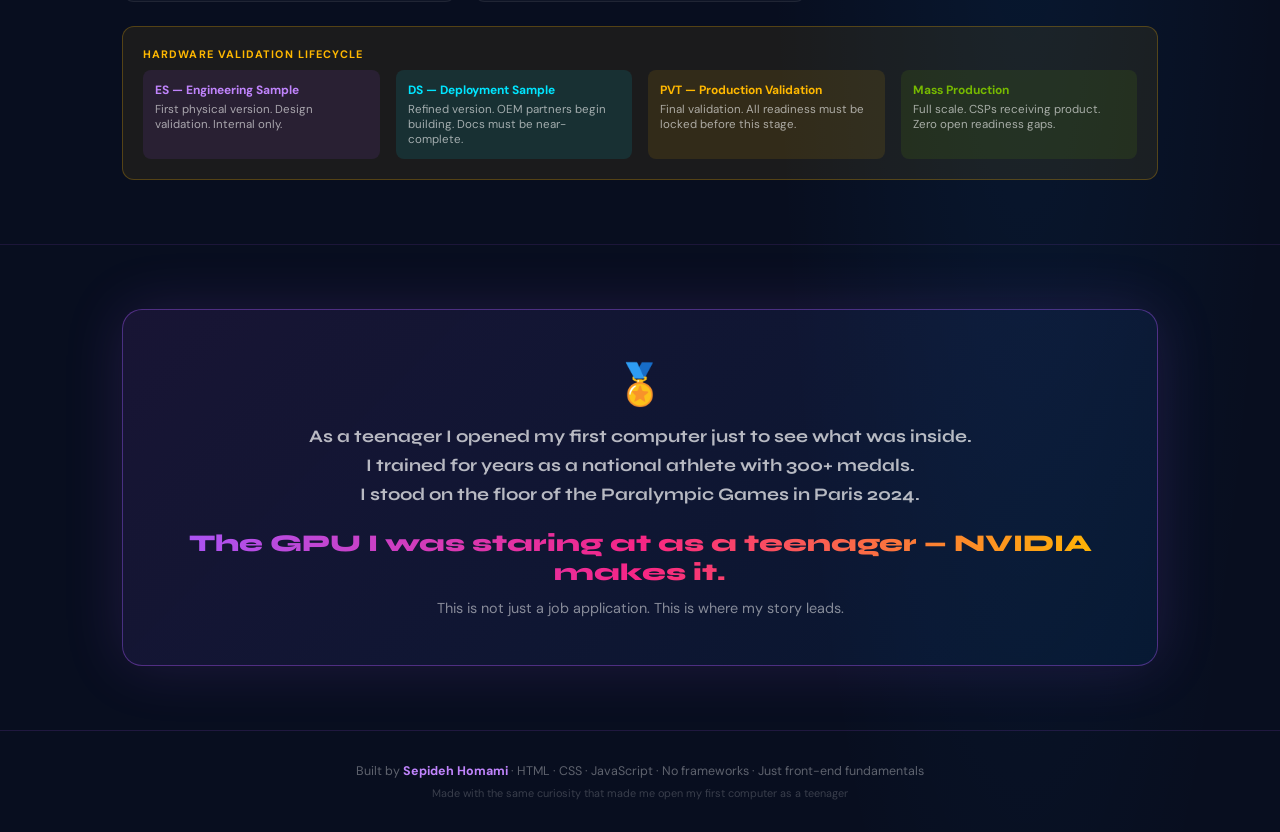
<file: All in one/NVIDIA_All in One.html>
<!DOCTYPE html>
<html lang="en">
<head>
<meta charset="UTF-8">
<meta name="viewport" content="width=device-width, initial-scale=1.0">
<title>Sepideh Homami — NVIDIA TPM</title>
<link href="https://fonts.googleapis.com/css2?family=Syne:wght@400;600;700;800&family=DM+Sans:ital,wght@0,300;0,400;0,500;1,400&display=swap" rel="stylesheet">
<style>
:root{
  --navy:#080E1F;--blue:#0090FF;--green:#76B900;
  --teal:#00E5FF;--amber:#FFB800;--purple:#A855F7;
  --pink:#F72585;--white:#FFFFFF;--mid:#CBD5E0;--light:#8896B0;
}
*{box-sizing:border-box;margin:0;padding:0;}
html{scroll-behavior:smooth;}
@keyframes shimmer{0%{background-position:-200% center}100%{background-position:200% center}}
@keyframes float{0%,100%{transform:translateY(0)}50%{transform:translateY(-6px)}}
@keyframes fadeUp{from{opacity:0;transform:translateY(20px)}to{opacity:1;transform:translateY(0)}}

body{
  font-family:'DM Sans',sans-serif;
  background:var(--navy);color:var(--white);
  background-image:
    radial-gradient(ellipse 70% 50% at 10% 5%,rgba(168,85,247,.15) 0%,transparent 55%),
    radial-gradient(ellipse 50% 40% at 90% 15%,rgba(0,229,255,.1) 0%,transparent 50%),
    radial-gradient(ellipse 40% 40% at 80% 85%,rgba(0,144,255,.08) 0%,transparent 50%);
}

/* NAV */
nav{
  position:fixed;top:0;left:0;right:0;z-index:100;
  background:rgba(8,14,31,.92);backdrop-filter:blur(16px);
  border-bottom:1px solid rgba(168,85,247,.3);
  padding:0 2rem;display:flex;align-items:center;justify-content:space-between;height:56px;
  box-shadow:0 1px 30px rgba(168,85,247,.12);
}
.nav-brand{
  font-family:'Syne',sans-serif;font-weight:800;font-size:.95rem;
  background:linear-gradient(90deg,var(--purple),var(--teal),var(--green));
  background-size:200% auto;animation:shimmer 4s linear infinite;
  -webkit-background-clip:text;-webkit-text-fill-color:transparent;background-clip:text;
  letter-spacing:.05em;
}
.nav-links{display:flex;gap:.25rem;}
.nav-links a{
  color:rgba(255,255,255,.55);text-decoration:none;font-size:.72rem;
  font-weight:500;padding:.3rem .6rem;border-radius:4px;transition:all .2s;
}
.nav-links a:hover{background:rgba(168,85,247,.2);color:var(--purple);}

/* HERO */
.hero{
  min-height:100vh;display:grid;
  grid-template-columns:1fr 1fr;gap:4rem;align-items:center;
  max-width:1100px;margin:0 auto;padding:80px 2rem 60px;
  animation:fadeUp .6s ease both;
}
.hero-left h1{
  font-family:'Syne',sans-serif;font-size:clamp(2.2rem,4vw,3.5rem);
  font-weight:800;line-height:1.1;margin-bottom:1rem;
}
.hero-left h1 .name{
  background:linear-gradient(135deg,var(--white),rgba(255,255,255,.8));
  -webkit-background-clip:text;-webkit-text-fill-color:transparent;background-clip:text;
}
.hero-left h1 .role{
  background:linear-gradient(135deg,var(--purple),var(--pink),var(--amber));
  -webkit-background-clip:text;-webkit-text-fill-color:transparent;background-clip:text;
  display:block;font-size:clamp(1rem,2vw,1.4rem);margin-top:.4rem;
}
.hero-tagline{
  font-size:1.05rem;color:rgba(255,255,255,.7);line-height:1.7;
  margin-bottom:1.5rem;max-width:480px;
}
.hero-tagline strong{color:var(--teal);}
.contact-row{
  display:flex;flex-wrap:wrap;gap:.75rem;margin-bottom:1.5rem;
}
.contact-pill{
  background:rgba(255,255,255,.05);border:1px solid rgba(255,255,255,.1);
  padding:.35rem .8rem;border-radius:20px;font-size:.78rem;color:rgba(255,255,255,.7);
  display:flex;align-items:center;gap:.4rem;
}
.contact-pill a{color:var(--teal);text-decoration:none;}
.medal-row{display:flex;flex-wrap:wrap;gap:.5rem;}
.medal-badge{
  background:rgba(255,184,0,.12);border:1px solid rgba(255,184,0,.35);
  color:#FFC94D;font-size:.72rem;font-weight:600;
  padding:.3rem .75rem;border-radius:20px;letter-spacing:.03em;
}

/* HERO RIGHT — CARD */
.hero-card{
  background:rgba(168,85,247,.07);border:1px solid rgba(168,85,247,.25);
  border-radius:20px;padding:2rem;
  box-shadow:0 0 60px rgba(168,85,247,.12);
}
.hc-photo{
  width:80px;height:80px;border-radius:50%;overflow:hidden;
  border:3px solid rgba(168,85,247,.5);margin-bottom:1rem;
  box-shadow:0 0 20px rgba(168,85,247,.4);
}
.hc-photo img{width:100%;height:100%;object-fit:cover;}
.hc-title{font-family:'Syne',sans-serif;font-size:1.1rem;font-weight:800;margin-bottom:.25rem;}
.hc-sub{font-size:.78rem;color:var(--teal);margin-bottom:1.25rem;}
.hc-stat-row{display:grid;grid-template-columns:1fr 1fr;gap:.75rem;margin-bottom:1.25rem;}
.hc-stat{
  background:rgba(255,255,255,.04);border:1px solid rgba(255,255,255,.07);
  border-radius:10px;padding:.75rem;text-align:center;
}
.hc-stat .num{font-family:'Syne',sans-serif;font-size:1.4rem;font-weight:800;color:var(--purple);}
.hc-stat .lbl{font-size:.68rem;color:rgba(255,255,255,.5);margin-top:2px;}
.hc-tags{display:flex;flex-wrap:wrap;gap:.4rem;}
.hc-tag{
  background:rgba(0,229,255,.1);border:1px solid rgba(0,229,255,.25);
  color:var(--teal);font-size:.68rem;font-weight:600;
  padding:.25rem .6rem;border-radius:12px;
}

/* SECTION */
.section{max-width:1100px;margin:0 auto;padding:4rem 2rem;}
.sec-header{
  display:flex;align-items:center;gap:1rem;margin-bottom:2rem;
}
.sec-num{
  font-family:'Syne',sans-serif;font-size:.68rem;font-weight:800;
  color:#C084FC;letter-spacing:.15em;text-transform:uppercase;
  background:rgba(168,85,247,.15);padding:.3rem .7rem;border-radius:4px;
  border:1px solid rgba(168,85,247,.4);white-space:nowrap;
}
.sec-title{font-family:'Syne',sans-serif;font-size:clamp(1.3rem,2.5vw,1.8rem);font-weight:700;}
.divider{border:none;border-top:1px solid rgba(168,85,247,.12);}

/* UNDERSTANDING BOX */
.understanding-box{
  background:linear-gradient(135deg,rgba(168,85,247,.1),rgba(0,144,255,.07));
  border:1px solid rgba(168,85,247,.3);border-radius:16px;padding:2rem;
  margin-bottom:1.5rem;position:relative;overflow:hidden;
}
.understanding-box::before{
  content:'';position:absolute;top:0;left:0;right:0;height:3px;
  background:linear-gradient(90deg,var(--purple),var(--pink),var(--amber),var(--teal));
}
.ub-label{
  font-size:.68rem;font-weight:700;color:var(--purple);
  letter-spacing:.12em;text-transform:uppercase;margin-bottom:.75rem;
}
.ub-text{font-size:.92rem;color:rgba(255,255,255,.85);line-height:1.8;}
.ub-text strong{color:white;}
.ub-closing{
  margin-top:1.25rem;
  background:rgba(118,185,0,.1);border-left:3px solid var(--green);
  padding:.75rem 1rem;border-radius:0 8px 8px 0;
  font-size:.9rem;color:rgba(255,255,255,.9);line-height:1.6;font-style:italic;
}

/* VALUES GRID */
.values-grid{
  display:grid;grid-template-columns:repeat(auto-fill,minmax(200px,1fr));gap:1rem;
}
.value-card{
  background:rgba(255,255,255,.03);border:1px solid rgba(255,255,255,.07);
  border-radius:12px;padding:1.25rem;transition:all .25s;
}
.value-card:hover{
  border-color:rgba(168,85,247,.4);
  box-shadow:0 0 20px rgba(168,85,247,.12);transform:translateY(-2px);
}
.value-icon{font-size:1.5rem;margin-bottom:.6rem;display:inline-block;animation:float 3s ease infinite;}
.value-name{font-family:'Syne',sans-serif;font-size:.9rem;font-weight:700;margin-bottom:.4rem;}
.value-desc{font-size:.78rem;color:rgba(255,255,255,.6);line-height:1.6;}
.value-me{
  margin-top:.75rem;font-size:.75rem;color:var(--teal);
  border-top:1px solid rgba(255,255,255,.07);padding-top:.6rem;line-height:1.5;
  font-style:italic;
}

/* ACHIEVEMENT TIMELINE */
.timeline{position:relative;padding-left:2rem;}
.timeline::before{
  content:'';position:absolute;left:7px;top:8px;bottom:8px;
  width:2px;background:linear-gradient(to bottom,var(--purple),var(--teal),var(--green));
  border-radius:2px;
}
.tl-item{position:relative;padding-bottom:1.75rem;}
.tl-item:last-child{padding-bottom:0;}
.tl-dot{
  position:absolute;left:-2rem;top:4px;
  width:16px;height:16px;border-radius:50%;
  background:var(--purple);border:3px solid var(--navy);
  box-shadow:0 0 10px rgba(168,85,247,.5);
}
.tl-dot.green{background:var(--green);box-shadow:0 0 10px rgba(118,185,0,.5);}
.tl-dot.teal{background:var(--teal);box-shadow:0 0 10px rgba(0,229,255,.5);}
.tl-dot.amber{background:var(--amber);box-shadow:0 0 10px rgba(255,184,0,.5);}
.tl-date{font-size:.68rem;color:var(--light);font-weight:500;margin-bottom:.3rem;letter-spacing:.05em;}
.tl-title{font-family:'Syne',sans-serif;font-size:1rem;font-weight:700;margin-bottom:.35rem;}
.tl-company{font-size:.78rem;color:var(--teal);font-weight:500;margin-bottom:.5rem;}
.tl-body{font-size:.82rem;color:rgba(255,255,255,.65);line-height:1.65;}

/* NPI BOX */
.npi-box{
  background:rgba(0,229,255,.06);border:1px solid rgba(0,229,255,.25);
  border-radius:14px;padding:1.5rem;
}
.npi-label{font-size:.68rem;font-weight:700;color:var(--teal);letter-spacing:.1em;text-transform:uppercase;margin-bottom:.75rem;}
.npi-text{font-size:.88rem;color:rgba(255,255,255,.8);line-height:1.75;}
.npi-text strong{color:white;}
.npi-bullets{list-style:none;padding:0;margin-top:.75rem;}
.npi-bullets li{
  padding:.3rem 0 .3rem 1.2rem;position:relative;
  font-size:.84rem;color:rgba(255,255,255,.75);line-height:1.55;
  border-bottom:1px solid rgba(255,255,255,.04);
}
.npi-bullets li:before{content:'▸';position:absolute;left:0;color:var(--teal);}
.npi-bullets li:last-child{border-bottom:none;}

/* PRODUCTS GRID */
.products-grid{display:grid;grid-template-columns:repeat(auto-fill,minmax(260px,1fr));gap:1rem;}
.prod-card{
  background:rgba(255,255,255,.03);border:1px solid rgba(255,255,255,.07);
  border-radius:12px;padding:1.1rem;transition:all .25s;
}
.prod-card:hover{border-color:rgba(0,229,255,.35);box-shadow:0 0 16px rgba(0,229,255,.08);}
.prod-name{font-family:'Syne',sans-serif;font-size:.92rem;font-weight:700;color:var(--teal);margin-bottom:.3rem;}
.prod-what{font-size:.78rem;color:rgba(255,255,255,.65);line-height:1.55;margin-bottom:.5rem;}
.prod-status{font-size:.7rem;font-weight:600;padding:.2rem .5rem;border-radius:4px;display:inline-block;}
.prod-current{background:rgba(118,185,0,.2);color:#9DCC3C;border:1px solid rgba(118,185,0,.35);}
.prod-next{background:rgba(168,85,247,.2);color:#C084FC;border:1px solid rgba(168,85,247,.35);}
.prod-prev{background:rgba(255,255,255,.08);color:rgba(255,255,255,.5);border:1px solid rgba(255,255,255,.12);}

/* TWO COL */
.two-col{display:grid;grid-template-columns:1fr 1fr;gap:1.5rem;}

/* RESPONSIVE */
@media(max-width:768px){
  .hero{grid-template-columns:1fr;padding-top:80px;}
  .two-col{grid-template-columns:1fr;}
  .nav-links{display:none;}
  .star-table{grid-template-columns:1fr 1fr;}
}
</style>
</head>
<body>

<nav>
  <div class="nav-brand">SEPIDEH HOMAMI · TPM</div>
  <div class="nav-links">
    <a href="#schedule">Schedule</a>
    <a href="#role">Role Understanding</a>
    <a href="#experience">Experience</a>
    <a href="#npi">NPI</a>
    <a href="#nvidia">NVIDIA</a>
    <a href="#values">Values</a>
    <a href="#products">Products</a>
  </div>
</nav>

<!-- HERO -->
<section class="hero">
  <div class="hero-left">
    <h1>
      <span class="name">Sepideh Homami</span>
      <span class="role">Technical Program Manager · Application Development Lead · Delivery Manager</span>
    </h1>
    <p class="hero-tagline">
      8+ years leading enterprise programs in <strong>automation, AI tooling, cloud migration,</strong> and full-cycle delivery. I bridge engineering and business — and I make sure nothing falls through the cracks.
    </p>
    <div class="contact-row">
      <div class="contact-pill">📞 818-430-4294</div>
      <div class="contact-pill">✉ <a href="mailto:sp.homami@gmail.com">sp.homami@gmail.com</a></div>
      <div class="contact-pill">🔗 <a href="https://linkedin.com/in/sepidehhomami" target="_blank">linkedin.com/in/sepidehhomami</a></div>
    </div>
    <div class="medal-row">
      <span class="medal-badge">🏅 Paralympic Games Paris 2024 — ITO</span>
      <span class="medal-badge">🏊 National Athlete — 300+ Medals</span>
      <span class="medal-badge">🏆 GSK Hackathon Winner</span>
    </div>
  </div>
  <div class="hero-card">
    <div class="hc-title">Sepideh Homami</div>
    <div class="hc-sub">Application Development Lead / Technical Lead · SHAZAM Network ITS</div>
    <div class="hc-stat-row">
      <div class="hc-stat"><div class="num">8+</div><div class="lbl">Years Experience</div></div>
      <div class="hc-stat"><div class="num">50+</div><div class="lbl">Engineers Led</div></div>
      <div class="hc-stat"><div class="num">4</div><div class="lbl">IDEs Deployed</div></div>
      <div class="hc-stat"><div class="num">300+</div><div class="lbl">Athletic Medals</div></div>
    </div>
    <div class="hc-tags">
      <span class="hc-tag">GitHub Copilot</span>
      <span class="hc-tag">EMU / Entra ID</span>
      <span class="hc-tag">UiPath RPA</span>
      <span class="hc-tag">On-Prem → Cloud</span>
      <span class="hc-tag">UAT / Release Mgmt</span>
      <span class="hc-tag">Agile / Scrum</span>
      <span class="hc-tag">Risk Assessment</span>
      <span class="hc-tag">SCIM / SSO</span>
    </div>
  </div>
</section>

<hr class="divider">

<!-- INTERVIEW SCHEDULE -->
<section class="section" id="schedule">
  <div class="sec-header">
    <span class="sec-num">00</span>
    <h2 class="sec-title">Interview Schedule</h2>
  </div>

  <!-- ROUND 1 -->
  <div style="margin-bottom:2rem;">
    <div style="display:flex;align-items:center;gap:.75rem;margin-bottom:1rem;">
      <div style="width:12px;height:12px;border-radius:50%;background:var(--green);box-shadow:0 0 10px rgba(118,185,0,.6);flex-shrink:0;"></div>
      <div style="font-family:'Syne',sans-serif;font-size:.78rem;font-weight:800;color:var(--green);letter-spacing:.12em;text-transform:uppercase;">Round 1 — Monday, April 27th ✓ Completed</div>
    </div>
    <div style="overflow:hidden;border-radius:14px;border:1px solid rgba(118,185,0,.25);">
      <table style="width:100%;border-collapse:collapse;">
        <thead>
          <tr style="background:linear-gradient(90deg,rgba(118,185,0,.2),rgba(0,229,255,.1));">
            <th style="padding:.75rem 1rem;text-align:left;font-size:.7rem;font-weight:700;letter-spacing:.08em;text-transform:uppercase;color:var(--green);border-bottom:1px solid rgba(118,185,0,.25);width:130px;">Time</th>
            <th style="padding:.75rem 1rem;text-align:left;font-size:.7rem;font-weight:700;letter-spacing:.08em;text-transform:uppercase;color:var(--green);border-bottom:1px solid rgba(118,185,0,.25);">Interviewer</th>
            <th style="padding:.75rem 1rem;text-align:left;font-size:.7rem;font-weight:700;letter-spacing:.08em;text-transform:uppercase;color:var(--green);border-bottom:1px solid rgba(118,185,0,.25);">Role</th>
            <th style="padding:.75rem 1rem;text-align:left;font-size:.7rem;font-weight:700;letter-spacing:.08em;text-transform:uppercase;color:var(--green);border-bottom:1px solid rgba(118,185,0,.25);width:120px;">Focus</th>
          </tr>
        </thead>
        <tbody>
          <tr style="background:rgba(118,185,0,.07);">
            <td style="padding:.85rem 1rem;border-bottom:none;font-size:.8rem;color:var(--teal);font-weight:600;">April 27th</td>
            <td style="padding:.85rem 1rem;border-bottom:none;">
              <div style="font-family:'Syne',sans-serif;font-size:.9rem;font-weight:700;">Richard Bogues</div>
              <div style="font-size:.72rem;color:rgba(255,255,255,.5);margin-top:2px;">Hiring Manager</div>
            </td>
            <td style="padding:.85rem 1rem;border-bottom:none;font-size:.8rem;color:rgba(255,255,255,.75);">VP, Solutions Architecture · NVIDIA</td>
            <td style="padding:.85rem 1rem;border-bottom:none;"><span style="background:rgba(118,185,0,.2);border:1px solid rgba(118,185,0,.4);color:#9DCC3C;font-size:.65rem;font-weight:700;padding:.2rem .5rem;border-radius:4px;">DONE ✓</span></td>
          </tr>
        </tbody>
      </table>
    </div>
  </div>

  <!-- ROUND 2 -->
  <div style="margin-bottom:2rem;">
    <div style="display:flex;align-items:center;gap:.75rem;margin-bottom:1rem;">
      <div style="width:12px;height:12px;border-radius:50%;background:var(--purple);box-shadow:0 0 10px rgba(168,85,247,.6);flex-shrink:0;"></div>
      <div style="font-family:'Syne',sans-serif;font-size:.78rem;font-weight:800;color:var(--purple);letter-spacing:.12em;text-transform:uppercase;">Round 2 — Monday, June 1st</div>
    </div>
    <div style="overflow:hidden;border-radius:14px;border:1px solid rgba(168,85,247,.25);">
      <table style="width:100%;border-collapse:collapse;">
        <thead>
          <tr style="background:linear-gradient(90deg,rgba(168,85,247,.2),rgba(0,144,255,.1));">
            <th style="padding:.75rem 1rem;text-align:left;font-size:.7rem;font-weight:700;letter-spacing:.08em;text-transform:uppercase;color:#C084FC;border-bottom:1px solid rgba(168,85,247,.25);width:130px;">Time (PT)</th>
            <th style="padding:.75rem 1rem;text-align:left;font-size:.7rem;font-weight:700;letter-spacing:.08em;text-transform:uppercase;color:#C084FC;border-bottom:1px solid rgba(168,85,247,.25);">Interviewer</th>
            <th style="padding:.75rem 1rem;text-align:left;font-size:.7rem;font-weight:700;letter-spacing:.08em;text-transform:uppercase;color:#C084FC;border-bottom:1px solid rgba(168,85,247,.25);">Role</th>
            <th style="padding:.75rem 1rem;text-align:left;font-size:.7rem;font-weight:700;letter-spacing:.08em;text-transform:uppercase;color:#C084FC;border-bottom:1px solid rgba(168,85,247,.25);width:160px;">Focus Area</th>
          </tr>
        </thead>
        <tbody>
          <tr style="border-bottom:1px solid rgba(255,255,255,.05);">
            <td style="padding:.85rem 1rem;font-size:.8rem;color:var(--teal);font-weight:600;">10:00–10:45 AM</td>
            <td style="padding:.85rem 1rem;">
              <div style="font-family:'Syne',sans-serif;font-size:.9rem;font-weight:700;">Itay Gazit</div>
              <div style="font-size:.72rem;color:rgba(255,255,255,.5);margin-top:2px;">ex-Mellanox / NVIDIA</div>
            </td>
            <td style="padding:.85rem 1rem;font-size:.8rem;color:rgba(255,255,255,.75);">Director, Field Applications Engineering</td>
            <td style="padding:.85rem 1rem;"><span style="background:rgba(0,229,255,.15);border:1px solid rgba(0,229,255,.3);color:var(--teal);font-size:.65rem;font-weight:600;padding:.2rem .5rem;border-radius:4px;">Hardware · Bring-Up</span></td>
          </tr>
          <tr style="border-bottom:1px solid rgba(255,255,255,.05);background:rgba(255,255,255,.02);">
            <td style="padding:.85rem 1rem;font-size:.8rem;color:var(--teal);font-weight:600;">10:45–11:30 AM</td>
            <td style="padding:.85rem 1rem;">
              <div style="font-family:'Syne',sans-serif;font-size:.9rem;font-weight:700;">Shawn Kaiser</div>
              <div style="font-size:.72rem;color:rgba(255,255,255,.5);margin-top:2px;">ex-Cisco / NVIDIA · GPU Enthusiast</div>
            </td>
            <td style="padding:.85rem 1rem;font-size:.8rem;color:rgba(255,255,255,.75);">Senior Technical Project Manager</td>
            <td style="padding:.85rem 1rem;"><span style="background:rgba(168,85,247,.15);border:1px solid rgba(168,85,247,.3);color:#C084FC;font-size:.65rem;font-weight:600;padding:.2rem .5rem;border-radius:4px;">TPM Practice · DGX</span></td>
          </tr>
          <tr style="background:rgba(255,255,255,.01);">
            <td style="padding:.85rem 1rem;font-size:.8rem;color:var(--teal);font-weight:600;">11:45 AM–12:30 PM</td>
            <td style="padding:.85rem 1rem;">
              <div style="font-family:'Syne',sans-serif;font-size:.9rem;font-weight:700;">Jessica Buck</div>
              <div style="font-size:.72rem;color:rgba(255,255,255,.5);margin-top:2px;">ex-Meta / NVIDIA</div>
            </td>
            <td style="padding:.85rem 1rem;font-size:.8rem;color:rgba(255,255,255,.75);">Sr. Infrastructure Service Manager</td>
            <td style="padding:.85rem 1rem;"><span style="background:rgba(255,184,0,.15);border:1px solid rgba(255,184,0,.3);color:var(--amber);font-size:.65rem;font-weight:600;padding:.2rem .5rem;border-radius:4px;">Ops · Post-Launch</span></td>
          </tr>
        </tbody>
      </table>
    </div>
  </div>

  <!-- ROUND 3 -->
  <div>
    <div style="display:flex;align-items:center;gap:.75rem;margin-bottom:1rem;">
      <div style="width:12px;height:12px;border-radius:50%;background:var(--pink);box-shadow:0 0 10px rgba(247,37,133,.6);flex-shrink:0;"></div>
      <div style="font-family:'Syne',sans-serif;font-size:.78rem;font-weight:800;color:var(--pink);letter-spacing:.12em;text-transform:uppercase;">Round 3 — Tuesday, June 2nd</div>
    </div>
    <div style="overflow:hidden;border-radius:14px;border:1px solid rgba(247,37,133,.25);">
      <table style="width:100%;border-collapse:collapse;">
        <thead>
          <tr style="background:linear-gradient(90deg,rgba(247,37,133,.15),rgba(168,85,247,.1));">
            <th style="padding:.75rem 1rem;text-align:left;font-size:.7rem;font-weight:700;letter-spacing:.08em;text-transform:uppercase;color:#FA7EC0;border-bottom:1px solid rgba(247,37,133,.25);width:130px;">Time (PT)</th>
            <th style="padding:.75rem 1rem;text-align:left;font-size:.7rem;font-weight:700;letter-spacing:.08em;text-transform:uppercase;color:#FA7EC0;border-bottom:1px solid rgba(247,37,133,.25);">Interviewer</th>
            <th style="padding:.75rem 1rem;text-align:left;font-size:.7rem;font-weight:700;letter-spacing:.08em;text-transform:uppercase;color:#FA7EC0;border-bottom:1px solid rgba(247,37,133,.25);">Role</th>
            <th style="padding:.75rem 1rem;text-align:left;font-size:.7rem;font-weight:700;letter-spacing:.08em;text-transform:uppercase;color:#FA7EC0;border-bottom:1px solid rgba(247,37,133,.25);width:160px;">Focus Area</th>
          </tr>
        </thead>
        <tbody>
          <tr style="border-bottom:1px solid rgba(255,255,255,.05);">
            <td style="padding:.85rem 1rem;font-size:.8rem;color:var(--teal);font-weight:600;">11:00–11:45 AM</td>
            <td style="padding:.85rem 1rem;">
              <div style="font-family:'Syne',sans-serif;font-size:.9rem;font-weight:700;">Anita Weemaes</div>
              <div style="font-size:.72rem;color:rgba(255,255,255,.5);margin-top:2px;">VentureBeat Women in AI Nominee</div>
            </td>
            <td style="padding:.85rem 1rem;font-size:.8rem;color:rgba(255,255,255,.75);">Director, Solution Architects · NVIDIA</td>
            <td style="padding:.85rem 1rem;"><span style="background:rgba(247,37,133,.15);border:1px solid rgba(247,37,133,.3);color:#FA7EC0;font-size:.65rem;font-weight:600;padding:.2rem .5rem;border-radius:4px;">Leadership · Culture</span></td>
          </tr>
          <tr style="border-bottom:1px solid rgba(255,255,255,.05);background:rgba(255,255,255,.02);">
            <td style="padding:.85rem 1rem;font-size:.8rem;color:var(--teal);font-weight:600;">12:00–12:45 PM</td>
            <td style="padding:.85rem 1rem;">
              <div style="font-family:'Syne',sans-serif;font-size:.9rem;font-weight:700;">Chris Hotchkiss</div>
              <div style="font-size:.72rem;color:rgba(255,255,255,.5);margin-top:2px;">ex-Intel Group VP, Data Platform</div>
            </td>
            <td style="padding:.85rem 1rem;font-size:.8rem;color:rgba(255,255,255,.75);">Product Management · NVIDIA</td>
            <td style="padding:.85rem 1rem;"><span style="background:rgba(0,144,255,.15);border:1px solid rgba(0,144,255,.3);color:#60AFFF;font-size:.65rem;font-weight:600;padding:.2rem .5rem;border-radius:4px;">Product · Strategy</span></td>
          </tr>
          <tr style="border-bottom:1px solid rgba(255,255,255,.05);background:rgba(255,255,255,.01);">
            <td style="padding:.85rem 1rem;font-size:.8rem;color:var(--amber);font-weight:600;">1:00–1:15 PM</td>
            <td style="padding:.85rem 1rem;">
              <div style="font-family:'Syne',sans-serif;font-size:.9rem;font-weight:700;">Kayley Ting</div>
              <div style="font-size:.72rem;color:rgba(255,255,255,.5);margin-top:2px;">Insider Chat — just listen & ask</div>
            </td>
            <td style="padding:.85rem 1rem;font-size:.8rem;color:rgba(255,255,255,.75);">NVIDIA Team Member</td>
            <td style="padding:.85rem 1rem;"><span style="background:rgba(255,184,0,.15);border:1px solid rgba(255,184,0,.3);color:var(--amber);font-size:.65rem;font-weight:600;padding:.2rem .5rem;border-radius:4px;">⭐ Insider Chat</span></td>
          </tr>
          <tr style="background:rgba(118,185,0,.04);">
            <td style="padding:.85rem 1rem;font-size:.8rem;color:var(--green);font-weight:600;">1:15–1:30 PM</td>
            <td style="padding:.85rem 1rem;">
              <div style="font-family:'Syne',sans-serif;font-size:.9rem;font-weight:700;">Crystal Aggarwal</div>
              <div style="font-size:.72rem;color:rgba(255,255,255,.5);margin-top:2px;">Posted the job · Fueling Innovation @ NVIDIA</div>
            </td>
            <td style="padding:.85rem 1rem;font-size:.8rem;color:rgba(255,255,255,.75);">Recruiter · NVIDIA</td>
            <td style="padding:.85rem 1rem;"><span style="background:rgba(118,185,0,.15);border:1px solid rgba(118,185,0,.3);color:#9DCC3C;font-size:.65rem;font-weight:600;padding:.2rem .5rem;border-radius:4px;">Next Steps · Close</span></td>
          </tr>
        </tbody>
      </table>
    </div>
  </div>
</section>

<hr class="divider">

<!-- SECTION 1: HOW I UNDERSTAND THIS ROLE -->
<section class="section" id="role">
  <div class="sec-header">
    <span class="sec-num">01</span>
    <h2 class="sec-title">How I Understand This Role</h2>
  </div>

  <div class="understanding-box">
    <div class="ub-label">My Understanding of New Product Readiness</div>
    <p class="ub-text">
      From my perspective, this role is less about managing a project schedule and more about ensuring NVIDIA is <strong>operationally ready to support a new product</strong> from engineering samples all the way through mass production and customer deployment.<br><br>
      The primary responsibility is creating readiness across <strong>people, processes, tooling, documentation, training, and infrastructure</strong>. That means identifying gaps early, managing dependencies across multiple teams, capturing lessons learned from previous launches, and making sure internal teams and customers are prepared before a product reaches scale.<br><br>
      What stands out to me is that readiness isn't just technical. It's also about communication, customer engagement, operational processes, and ensuring every stakeholder knows what they need to do for a successful launch. <strong>The TPM acts as the connective tissue</strong> across engineering, operations, solutions architecture, customers, and leadership to ensure nothing falls through the cracks.<br><br>
      While my background is primarily in software and enterprise platforms, I've done very similar work at SHAZAM. When I led the GitHub Copilot rollout and GitHub Enterprise Cloud migration, success wasn't just about the technology. It required risk assessment, readiness planning, documentation, training, stakeholder alignment, phased deployment, and post-launch support. The scale and technology are different, but the program management principles are very similar.
    </p>
    <div class="ub-closing">
      "I view this role as owning readiness, not just delivery. Delivery means the product ships. Readiness means NVIDIA and its customers can successfully adopt, support, and scale the product."
    </div>
  </div>

  <div class="two-col" style="margin-top:1.5rem;">
    <div style="background:rgba(0,229,255,.06);border:1px solid rgba(0,229,255,.2);border-radius:12px;padding:1.25rem;">
      <div style="font-size:.68rem;font-weight:700;color:var(--teal);letter-spacing:.1em;text-transform:uppercase;margin-bottom:.75rem;">Fluid Requirements — My Approach</div>
      <p style="font-size:.85rem;color:rgba(255,255,255,.8);line-height:1.75;">In highly innovative environments like NVIDIA, requirements often evolve as technology, customer needs, or technical discoveries emerge. I see program management as creating <strong style="color:white">enough structure to enable innovation while still maintaining predictability and accountability</strong>. My job is not to lock things down — it's to build enough of a framework that the team can move fast without losing sight of what success looks like.</p>
    </div>
    <div style="background:rgba(118,185,0,.06);border:1px solid rgba(118,185,0,.2);border-radius:12px;padding:1.25rem;">
      <div style="font-size:.68rem;font-weight:700;color:var(--green);letter-spacing:.1em;text-transform:uppercase;margin-bottom:.75rem;">Ambiguity — How I Work Through It</div>
      <p style="font-size:.85rem;color:rgba(255,255,255,.8);line-height:1.75;">In a fast-paced environment with ambiguity, I focus on <strong style="color:white">bringing structure without slowing momentum</strong>. I clarify the objective and what success looks like even if the path isn't fully defined. I ask targeted questions to reduce uncertainty enough to move forward rather than waiting for perfect information. Then I break the work into small actionable steps and prioritize what delivers the most value first.</p>
    </div>
  </div>
</section>

<hr class="divider">

<!-- SECTION 2: MY EXPERIENCE -->
<section class="section" id="experience">
  <div class="sec-header">
    <span class="sec-num">02</span>
    <h2 class="sec-title">My Experience</h2>
  </div>

  <div class="timeline">
    <div class="tl-item">
      <div class="tl-dot purple"></div>
      <div class="tl-date">JAN 2022 – PRESENT</div>
      <div class="tl-title">Application Development Lead / Technical Lead</div>
      <div class="tl-company">SHAZAM Network ITS Inc. — Remote</div>
      <div class="tl-body">
        Led SHAZAM's first enterprise-approved AI developer tool program — GitHub Copilot — navigating full Risk Assessment, overseeing EMU configuration with Microsoft Entra ID, SCIM-based automated provisioning, IDE deployment across IntelliJ, Eclipse, VS Code, and Visual Studio, and phased rollout with pilot cohort feedback loops.<br><br>
        Led on-prem to cloud migration for GitHub Enterprise Cloud (50+ engineers) and UiPath RPA Orchestrator. Delivered SHAZAM's most significant strategic technology initiative of FY26. Owned full release pipeline: DEV → INT → QA → UAT → Staging (parallel runs) → Production.
      </div>
    </div>
    <div class="tl-item">
      <div class="tl-dot teal"></div>
      <div class="tl-date">SEP 2018 – SEP 2021</div>
      <div class="tl-title">Software Engineer | Team Lead</div>
      <div class="tl-company">Ultra Mobile / Mint Mobile — Orange County, CA</div>
      <div class="tl-body">Led full lifecycle of web and mobile products from requirements through QA, release stabilization, and post-launch monitoring. Built and maintained scalable web applications, REST APIs, and microservices across distributed teams.</div>
    </div>
    <div class="tl-item">
      <div class="tl-dot green"></div>
      <div class="tl-date">FEB 2016 – MAR 2017</div>
      <div class="tl-title">IT Systems Administrator Intern</div>
      <div class="tl-company">Sony Interactive Entertainment PlayStation — Los Angeles, CA</div>
      <div class="tl-body">Enterprise server installation, security hardening, backup/disaster recovery, performance tuning, and network troubleshooting.</div>
    </div>
  </div>
</section>

<hr class="divider">

<!-- SECTION 3: NPI EXPERIENCE -->
<section class="section" id="npi">
  <div class="sec-header">
    <span class="sec-num">03</span>
    <h2 class="sec-title">New Product Introduction (NPI) Experience</h2>
  </div>

  <div class="npi-box">
    <div class="npi-label">My NPI Story — GitHub Copilot as a Full NPI Lifecycle</div>
    <p class="npi-text">
      Yes — I have New Product Introduction experience, especially through my work at SHAZAM.<br><br>
      The clearest example is when I led the enterprise rollout of GitHub Copilot. That program functioned like a <strong>full NPI cycle</strong> — taking a new AI developer tool from evaluation into production-scale adoption across 50+ engineers.
    </p>
    <ul class="npi-bullets">
      <li>Risk assessment and enterprise approval — navigated full governance process before a single developer got access</li>
      <li>Identity and access setup — Entra ID as IdP, SCIM provisioning, SSO configuration, eliminating manual SAF processing</li>
      <li>Environment readiness — IDE validation across IntelliJ IDEA, Eclipse, VS Code, and Visual Studio</li>
      <li>Phased rollout planning — one representative per team for pilot, defined go/no-go criteria before scaling</li>
      <li>UAT-style feedback loops — short-form pulse surveys and long-form impact assessments as quality gates</li>
      <li>Documentation and training — step-by-step onboarding guides per IDE environment</li>
      <li>Post-launch continuous improvement — data residency compliance now being implemented as lessons learned</li>
    </ul>
    <p class="npi-text" style="margin-top:1rem;">
      In parallel, I managed the GitHub Enterprise Cloud migration from our on-prem system — structured release planning, dependency management, clear entry/exit criteria across environments, and zero production incidents.<br><br>
      <strong>So while it was not hardware, it absolutely followed a full NPI-style lifecycle: from planning to pilot to production-scale adoption.</strong>
    </p>
  </div>
</section>

<hr class="divider">

<!-- SECTION 4: WHY NVIDIA -->
<section class="section" id="nvidia">
  <div class="sec-header">
    <span class="sec-num">04</span>
    <h2 class="sec-title">Why NVIDIA — Why This Role</h2>
  </div>

  <div style="background:linear-gradient(135deg,rgba(118,185,0,.1),rgba(0,229,255,.07));border:1px solid rgba(118,185,0,.3);border-radius:16px;padding:2rem;position:relative;overflow:hidden;">
    <div style="position:absolute;top:0;left:0;right:0;height:3px;background:linear-gradient(90deg,var(--green),var(--teal),var(--purple));"></div>
    <p style="font-size:.95rem;color:rgba(255,255,255,.85);line-height:1.85;">
      "NVIDIA is building the infrastructure that powers every major AI breakthrough in the world right now. Every hospital using AI for diagnostics, every autonomous system, every large language model — it runs on NVIDIA hardware. That's the most consequential technology infrastructure of our generation.<br><br>
      What draws me to this role specifically is that new product readiness is the work that makes all of that possible. The best GPU in the world sitting in a warehouse because documentation wasn't ready, or a CSP customer struggling with deployment because the process wasn't defined — that gap between technically complete and operationally ready is exactly where I've spent my career.<br><br>
      At SHAZAM I've closed that gap every time — Copilot rollout, GitHub cloud migration, RPA cloud migration, enterprise program delivery. I want to do that work where the stakes are the highest. Right now that's AI infrastructure going into the world's largest data centers.<br><br>
      <strong style="color:var(--green)">NVIDIA is that place. This role is that work. That's why I'm here."</strong>
    </p>
  </div>
</section>

<hr class="divider">

<!-- SECTION 5: NVIDIA VALUES -->
<section class="section" id="values">
  <div class="sec-header">
    <span class="sec-num">05</span>
    <h2 class="sec-title">NVIDIA Values — How I Embody Them</h2>
  </div>

  <div class="values-grid">
    <div class="value-card">
      <div class="value-icon">🔭</div>
      <div class="value-name">Innovation & Pushing Boundaries</div>
      <div class="value-desc">Solving hard problems that haven't been solved before, especially in AI, graphics, and computing.</div>
      <div class="value-me">I introduced the first enterprise-approved AI developer tool at SHAZAM — navigating uncharted territory with no existing playbook.</div>
    </div>
    <div class="value-card">
      <div class="value-icon">⚙️</div>
      <div class="value-name">Engineering Excellence</div>
      <div class="value-desc">Deep technical quality matters. Decisions grounded in data, design thinking, and solid execution.</div>
      <div class="value-me">UAT cycles with defined acceptance criteria, go/no-go sign-off, and lessons-learned registers — quality is built into my process, not checked at the end.</div>
    </div>
    <div class="value-card">
      <div class="value-icon">⚡</div>
      <div class="value-name">Speed with Purpose</div>
      <div class="value-desc">They move fast but not casually. Speed comes from clarity, ownership, and removing unnecessary friction.</div>
      <div class="value-me">As a national athlete I trained for moments that lasted seconds. Speed without preparation is just chaos. I build the structure that enables fast, clean execution.</div>
    </div>
    <div class="value-card">
      <div class="value-icon">🎯</div>
      <div class="value-name">Intellectual Honesty</div>
      <div class="value-desc">Speak truthfully about risks, gaps, and reality — even when uncomfortable. Fixes issues early.</div>
      <div class="value-me">I would rather have a direct uncomfortable conversation early than a polite one late that becomes a crisis. Every go/no-go meeting I run is built on honest status, not optimistic projections.</div>
    </div>
    <div class="value-card">
      <div class="value-icon">🤝</div>
      <div class="value-name">Collaboration Across Teams</div>
      <div class="value-desc">Success depends on tight alignment between engineering, product, research, and business teams.</div>
      <div class="value-me">I have spent 8 years as the connective tissue between engineering and business. I sit inside the work with teams — not above it. That's how trust gets built and how programs actually land.</div>
    </div>
  </div>
</section>

<hr class="divider">

<!-- SECTION 6: NVIDIA PRODUCTS -->
<section class="section" id="products">
  <div class="sec-header">
    <span class="sec-num">06</span>
    <h2 class="sec-title">NVIDIA Products — What I Know</h2>
  </div>

  <div class="products-grid">
    <div class="prod-card">
      <div class="prod-name">Blackwell (B100 / B200)</div>
      <div class="prod-what">Current generation GPU architecture. In mass production now. Going into hyperscaler data centers today. The product this readiness role actively supports.</div>
      <span class="prod-status prod-current">IN PRODUCTION NOW</span>
    </div>
    <div class="prod-card">
      <div class="prod-name">Vera Rubin</div>
      <div class="prod-what">Next generation GPU after Blackwell. Announced GTC 2026. 5X Blackwell performance. 336 billion transistors. Vera CPU with 88 custom cores. Named after the astronomer who discovered dark matter.</div>
      <span class="prod-status prod-next">NEXT GEN — READINESS BUILDING NOW</span>
    </div>
    <div class="prod-card">
      <div class="prod-name">Hopper (H100 / H200)</div>
      <div class="prod-what">Previous generation. Widely deployed at AWS, Azure, Google. The reference point for lessons learned that should feed into Blackwell and Rubin readiness planning.</div>
      <span class="prod-status prod-prev">PREV GEN — LESSONS LEARNED REF</span>
    </div>
    <div class="prod-card">
      <div class="prod-name">HGX Platform</div>
      <div class="prod-what">GPU boards that CSPs like AWS and Azure integrate into their own AI server designs. The primary hardware form factor for hyperscale deployments. Readiness docs, cabling plans, and deployment guides are written for HGX.</div>
      <span class="prod-status prod-current">CSP DEPLOYMENT PLATFORM</span>
    </div>
    <div class="prod-card">
      <div class="prod-name">DGX Systems (SuperPOD / BasePOD)</div>
      <div class="prod-what">NVIDIA's own complete AI server systems with GPUs already integrated. DGX SuperPOD is a full data center solution. Enterprise and research customers buy these as complete units.</div>
      <span class="prod-status prod-current">ENTERPRISE AI PLATFORM</span>
    </div>
    <div class="prod-card">
      <div class="prod-name">NVLink & NVSwitch</div>
      <div class="prod-what">High-speed GPU-to-GPU interconnect inside a server. NVSwitch manages traffic across multiple GPUs simultaneously. Critical validation workstream during bring-up.</div>
      <span class="prod-status prod-current">INTERCONNECT VALIDATION</span>
    </div>
    <div class="prod-card">
      <div class="prod-name">InfiniBand (Mellanox)</div>
      <div class="prod-what">High-speed networking between servers in a data center. NVIDIA owns Mellanox which makes InfiniBand. Connects racks of AI servers together. Part of network provisioning readiness.</div>
      <span class="prod-status prod-current">NETWORK PROVISIONING</span>
    </div>
    <div class="prod-card">
      <div class="prod-name">CUDA</div>
      <div class="prod-what">The programming platform that makes GPUs do AI work. Turned 20 years old at GTC 2026. Every AI workload runs on CUDA. Versioning and compatibility matter for readiness documentation.</div>
      <span class="prod-status prod-current">FOUNDATION PLATFORM · 20 YRS</span>
    </div>
  </div>

  <div style="margin-top:1.5rem;background:rgba(255,184,0,.08);border:1px solid rgba(255,184,0,.25);border-radius:12px;padding:1.25rem;">
    <div style="font-size:.68rem;font-weight:700;color:var(--amber);letter-spacing:.1em;text-transform:uppercase;margin-bottom:.6rem;">Hardware Validation Lifecycle</div>
    <div style="display:flex;flex-wrap:wrap;gap:1rem;">
      <div style="flex:1;min-width:140px;background:rgba(168,85,247,.1);border-radius:8px;padding:.75rem;"><div style="font-size:.75rem;font-weight:700;color:#C084FC;">ES — Engineering Sample</div><div style="font-size:.72rem;color:rgba(255,255,255,.6);margin-top:.25rem;">First physical version. Design validation. Internal only.</div></div>
      <div style="flex:1;min-width:140px;background:rgba(0,229,255,.1);border-radius:8px;padding:.75rem;"><div style="font-size:.75rem;font-weight:700;color:var(--teal);">DS — Deployment Sample</div><div style="font-size:.72rem;color:rgba(255,255,255,.6);margin-top:.25rem;">Refined version. OEM partners begin building. Docs must be near-complete.</div></div>
      <div style="flex:1;min-width:140px;background:rgba(255,184,0,.1);border-radius:8px;padding:.75rem;"><div style="font-size:.75rem;font-weight:700;color:var(--amber);">PVT — Production Validation</div><div style="font-size:.72rem;color:rgba(255,255,255,.6);margin-top:.25rem;">Final validation. All readiness must be locked before this stage.</div></div>
      <div style="flex:1;min-width:140px;background:rgba(118,185,0,.1);border-radius:8px;padding:.75rem;"><div style="font-size:.75rem;font-weight:700;color:var(--green);">Mass Production</div><div style="font-size:.72rem;color:rgba(255,255,255,.6);margin-top:.25rem;">Full scale. CSPs receiving product. Zero open readiness gaps.</div></div>
    </div>
  </div>
</section>

<hr class="divider">

<!-- CLOSING -->
<section class="section">
  <div style="background:linear-gradient(135deg,rgba(168,85,247,.1),rgba(0,144,255,.08));border:1px solid rgba(168,85,247,.4);border-radius:20px;box-shadow:0 0 60px rgba(168,85,247,.15);padding:3rem;text-align:center;">
    <div style="font-size:2.5rem;margin-bottom:1rem;animation:float 3s ease infinite;display:inline-block;">🏅</div>
    <div style="font-family:'Syne',sans-serif;font-size:1.1rem;font-weight:700;color:rgba(255,255,255,.7);margin-bottom:.5rem;">As a teenager I opened my first computer just to see what was inside.</div>
    <div style="font-family:'Syne',sans-serif;font-size:1.1rem;font-weight:700;color:rgba(255,255,255,.7);margin-bottom:.5rem;">I trained for years as a national athlete with 300+ medals.</div>
    <div style="font-family:'Syne',sans-serif;font-size:1.1rem;font-weight:700;color:rgba(255,255,255,.7);margin-bottom:1.5rem;">I stood on the floor of the Paralympic Games in Paris 2024.</div>
    <div style="font-family:'Syne',sans-serif;font-size:1.5rem;font-weight:800;background:linear-gradient(90deg,var(--purple),var(--pink),var(--amber));-webkit-background-clip:text;-webkit-text-fill-color:transparent;background-clip:text;">The GPU I was staring at as a teenager — NVIDIA makes it.</div>
    <div style="margin-top:.75rem;font-size:.9rem;color:rgba(255,255,255,.5);">This is not just a job application. This is where my story leads.</div>
  </div>
</section>

<footer style="text-align:center;padding:2rem;border-top:1px solid rgba(168,85,247,.15);color:rgba(255,255,255,.35);font-size:.78rem;">
  <div style="margin-bottom:.4rem;">Built by <strong style="color:#C084FC">Sepideh Homami</strong> · HTML · CSS · JavaScript · No frameworks · Just front-end fundamentals</div>
  <div style="font-size:.68rem;color:rgba(255,255,255,.2);">Made with the same curiosity that made me open my first computer as a teenager</div>
</footer>

</body>
</html>
</file>
<file: style.css>
/*
===========================================
  style.css — Sepideh Homami · NVIDIA TPM
  Built with: Pure CSS. No frameworks.
  Font: Google Fonts (Syne + DM Sans)
===========================================

  HOW TO EXPLAIN THIS FILE:
  "I wrote all the CSS by hand — no Bootstrap,
   no Tailwind, no pre-built UI library.
   I used CSS custom properties (variables)
   for the color palette so I could change
   the whole theme by editing just one place.
   The animations are pure CSS keyframes."
*/


/* ── 1. CSS CUSTOM PROPERTIES (Variables) ───────────────
   These are like constants in programming.
   Define a color once, use it everywhere.
   Change --purple here and it updates the whole site.
*/
:root {
  --navy:   #080E1F;   /* dark background */
  --blue:   #0090FF;   /* bright blue accent */
  --green:  #76B900;   /* NVIDIA green */
  --teal:   #00E5FF;   /* electric teal */
  --amber:  #FFB800;   /* warm gold */
  --purple: #A855F7;   /* main accent */
  --pink:   #F72585;   /* hot pink highlight */
  --white:  #FFFFFF;
  --mid:    #CBD5E0;   /* medium text */
  --light:  #8896B0;   /* muted text */
}

/* ── 2. RESET ────────────────────────────────────────────
   Browsers add default margins and padding.
   box-sizing: border-box means padding is
   included inside the element width — prevents
   layout surprises.
*/
* {
  box-sizing: border-box;
  margin: 0;
  padding: 0;
}

/* ── 3. SMOOTH SCROLL ───────────────────────────────────
   When you click a nav link, the page scrolls
   smoothly instead of jumping.
*/
html {
  scroll-behavior: smooth;
}


/* ── 4. CSS ANIMATIONS (Keyframes) ─────────────────────
   @keyframes defines animation steps.
   You name them and attach them to elements
   with the `animation` property.
*/

/* Shimmer: text color slides across — used on nav brand */
@keyframes shimmer {
  0%   { background-position: -200% center; }
  100% { background-position:  200% center; }
}

/* Float: gentle up-down bobbing — used on icons */
@keyframes float {
  0%, 100% { transform: translateY(0); }
  50%       { transform: translateY(-6px); }
}

/* FadeUp: elements appear by fading in and sliding up */
@keyframes fadeUp {
  from { opacity: 0; transform: translateY(20px); }
  to   { opacity: 1; transform: translateY(0); }
}


/* ── 5. BODY ─────────────────────────────────────────────
   radial-gradient creates the glowing colored blobs
   in the background. Each one has:
   - a shape (ellipse)
   - a size (70% 50%)
   - a position (at 10% 5%)
   - a color that fades to transparent
*/
body {
  font-family: 'DM Sans', sans-serif;
  background: var(--navy);
  color: var(--white);
  min-height: 100vh;
  background-image:
    radial-gradient(ellipse 70% 50% at 10%  5%, rgba(168,85,247,.15) 0%, transparent 55%),
    radial-gradient(ellipse 50% 40% at 90% 15%, rgba(0,229,255,.10) 0%, transparent 50%),
    radial-gradient(ellipse 40% 40% at 80% 85%, rgba(0,144,255,.08) 0%, transparent 50%);
}


/* ── 6. NAVIGATION BAR ──────────────────────────────────
   position: fixed keeps it at the top while you scroll.
   backdrop-filter: blur creates the frosted glass effect.
   z-index: 100 makes sure it sits above all other content.
*/
nav {
  position: fixed;
  top: 0; left: 0; right: 0;
  z-index: 100;
  background: rgba(8, 14, 31, 0.92); /* semi-transparent dark */
  backdrop-filter: blur(16px);        /* frosted glass blur */
  border-bottom: 1px solid rgba(168, 85, 247, 0.3);
  padding: 0 2rem;
  display: flex;
  align-items: center;
  justify-content: space-between;
  height: 56px;
  box-shadow: 0 1px 30px rgba(168, 85, 247, 0.12);
}

/* Animated gradient text for the nav brand name.
   background-clip: text clips the gradient to the text shape.
   -webkit-text-fill-color: transparent makes the fill invisible
   so the gradient shows through. */
.nav-brand {
  font-family: 'Syne', sans-serif;
  font-weight: 800;
  font-size: .95rem;
  background: linear-gradient(90deg, var(--purple), var(--teal), var(--green));
  background-size: 200% auto;           /* wider than needed so shimmer has room */
  animation: shimmer 4s linear infinite; /* slides the gradient */
  -webkit-background-clip: text;
  -webkit-text-fill-color: transparent;
  background-clip: text;
  letter-spacing: .05em;
}

.nav-links { display: flex; gap: .25rem; }

.nav-links a {
  color: rgba(255, 255, 255, 0.55);
  text-decoration: none;
  font-size: .72rem;
  font-weight: 500;
  padding: .3rem .6rem;
  border-radius: 4px;
  transition: all 0.2s; /* smooth hover effect */
}

.nav-links a:hover {
  background: rgba(168, 85, 247, 0.2);
  color: var(--purple);
}


/* ── 7. HERO SECTION ────────────────────────────────────
   CSS Grid with two equal columns.
   min-height: 100vh = fills the full screen height.
*/
.hero {
  min-height: 100vh;
  display: grid;
  grid-template-columns: 1fr 1fr; /* two equal columns */
  gap: 4rem;
  align-items: center;
  max-width: 1100px;
  margin: 0 auto;
  padding: 80px 2rem 60px;
  animation: fadeUp 0.6s ease both; /* page load animation */
}

/* Gradient text on the name */
.hero-left h1 .name {
  background: linear-gradient(135deg, var(--white), rgba(255,255,255,.8));
  -webkit-background-clip: text;
  -webkit-text-fill-color: transparent;
  background-clip: text;
}

/* Purple-pink-amber gradient on the role title */
.hero-left h1 .role {
  background: linear-gradient(135deg, var(--purple), var(--pink), var(--amber));
  -webkit-background-clip: text;
  -webkit-text-fill-color: transparent;
  background-clip: text;
  display: block;
  font-size: clamp(1rem, 2vw, 1.4rem); /* responsive font size */
  margin-top: .4rem;
}

.hero-tagline {
  font-size: 1.05rem;
  color: rgba(255, 255, 255, 0.7);
  line-height: 1.7;
  margin-bottom: 1.5rem;
  max-width: 480px;
}
.hero-tagline strong { color: var(--teal); }

/* Contact row — pill-shaped tags */
.contact-row {
  display: flex;
  flex-wrap: wrap; /* wraps on small screens */
  gap: .75rem;
  margin-bottom: 1.5rem;
}

.contact-pill {
  background: rgba(255, 255, 255, 0.05);
  border: 1px solid rgba(255, 255, 255, 0.1);
  padding: .35rem .8rem;
  border-radius: 20px; /* pill shape */
  font-size: .78rem;
  color: rgba(255, 255, 255, 0.7);
  display: flex;
  align-items: center;
  gap: .4rem;
}
.contact-pill a { color: var(--teal); text-decoration: none; }

/* Medal/award badges */
.medal-row { display: flex; flex-wrap: wrap; gap: .5rem; }
.medal-badge {
  background: rgba(255, 184, 0, 0.12);
  border: 1px solid rgba(255, 184, 0, 0.35);
  color: #FFC94D;
  font-size: .72rem;
  font-weight: 600;
  padding: .3rem .75rem;
  border-radius: 20px;
  letter-spacing: .03em;
}


/* ── 8. HERO CARD ───────────────────────────────────────
   The purple-glowing card on the right side of the hero.
*/
.hero-card {
  background: rgba(168, 85, 247, 0.07);
  border: 1px solid rgba(168, 85, 247, 0.25);
  border-radius: 20px;
  padding: 2rem;
  box-shadow: 0 0 60px rgba(168, 85, 247, 0.12); /* purple glow */
}

.hc-stat-row {
  display: grid;
  grid-template-columns: 1fr 1fr; /* 2x2 grid */
  gap: .75rem;
  margin-bottom: 1.25rem;
}

.hc-stat {
  background: rgba(255, 255, 255, 0.04);
  border: 1px solid rgba(255, 255, 255, 0.07);
  border-radius: 10px;
  padding: .75rem;
  text-align: center;
}

.hc-stat .num {
  font-family: 'Syne', sans-serif;
  font-size: 1.4rem;
  font-weight: 800;
  color: var(--purple);
}

.hc-tags { display: flex; flex-wrap: wrap; gap: .4rem; }
.hc-tag {
  background: rgba(0, 229, 255, 0.1);
  border: 1px solid rgba(0, 229, 255, 0.25);
  color: var(--teal);
  font-size: .68rem;
  font-weight: 600;
  padding: .25rem .6rem;
  border-radius: 12px;
}


/* ── 9. SECTION LAYOUT ──────────────────────────────────
   max-width centers content.
   margin: 0 auto centers the block horizontally.
*/
.section {
  max-width: 1100px;
  margin: 0 auto;
  padding: 4rem 2rem;
}

.sec-header {
  display: flex;
  align-items: center;
  gap: 1rem;
  margin-bottom: 2rem;
}

.sec-num {
  font-family: 'Syne', sans-serif;
  font-size: .68rem;
  font-weight: 800;
  color: #C084FC;
  letter-spacing: .15em;
  text-transform: uppercase;
  background: rgba(168, 85, 247, 0.15);
  padding: .3rem .7rem;
  border-radius: 4px;
  border: 1px solid rgba(168, 85, 247, 0.4);
  white-space: nowrap;
}

.sec-title {
  font-family: 'Syne', sans-serif;
  font-size: clamp(1.3rem, 2.5vw, 1.8rem); /* min, preferred, max */
  font-weight: 700;
}

/* Section separator line */
.divider {
  border: none;
  border-top: 1px solid rgba(168, 85, 247, 0.12);
}


/* ── 10. UNDERSTANDING BOX ──────────────────────────────
   The gradient border at top uses a pseudo-element
   ::before with a linear-gradient background.
   position: relative on parent + absolute on ::before
   positions it precisely.
*/
.understanding-box {
  background: linear-gradient(135deg, rgba(168,85,247,.1), rgba(0,144,255,.07));
  border: 1px solid rgba(168, 85, 247, 0.3);
  border-radius: 16px;
  padding: 2rem;
  margin-bottom: 1.5rem;
  position: relative;
  overflow: hidden; /* clips the ::before to the box */
}

.understanding-box::before {
  content: '';          /* required for pseudo-elements */
  position: absolute;
  top: 0; left: 0; right: 0;
  height: 3px;          /* thin rainbow line at top */
  background: linear-gradient(90deg, var(--purple), var(--pink), var(--amber), var(--teal));
}


/* ── 11. VALUES GRID ────────────────────────────────────
   auto-fill + minmax creates responsive columns
   that automatically wrap when the screen is narrow.
*/
.values-grid {
  display: grid;
  grid-template-columns: repeat(auto-fill, minmax(200px, 1fr));
  gap: 1rem;
}

.value-card {
  background: rgba(255, 255, 255, 0.03);
  border: 1px solid rgba(255, 255, 255, 0.07);
  border-radius: 12px;
  padding: 1.25rem;
  transition: all 0.25s; /* smooth hover transition */
}

.value-card:hover {
  border-color: rgba(168, 85, 247, 0.4);
  box-shadow: 0 0 20px rgba(168, 85, 247, 0.12);
  transform: translateY(-2px); /* lifts the card on hover */
}

.value-icon {
  font-size: 1.5rem;
  margin-bottom: .6rem;
  display: inline-block;
  animation: float 3s ease infinite; /* gentle bobbing */
}


/* ── 12. EXPERIENCE TIMELINE ────────────────────────────
   The vertical line is a ::before pseudo-element
   on the container. Each dot is positioned absolutely
   to sit on top of that line.
*/
.timeline {
  position: relative;
  padding-left: 2rem;
}

.timeline::before {
  content: '';
  position: absolute;
  left: 7px;
  top: 8px; bottom: 8px;
  width: 2px;
  background: linear-gradient(to bottom, var(--purple), var(--teal), var(--green));
  border-radius: 2px;
}

.tl-item {
  position: relative;
  padding-bottom: 1.75rem;
}

.tl-dot {
  position: absolute;
  left: -2rem; top: 4px;
  width: 16px; height: 16px;
  border-radius: 50%;
  background: var(--purple);
  border: 3px solid var(--navy); /* gap between dot and line */
  box-shadow: 0 0 10px rgba(168, 85, 247, 0.5);
}

.tl-dot.green { background: var(--green); box-shadow: 0 0 10px rgba(118,185,0,.5); }
.tl-dot.teal  { background: var(--teal);  box-shadow: 0 0 10px rgba(0,229,255,.5); }


/* ── 13. NPI BOX ────────────────────────────────────────
   Simple list with a custom bullet (▸ instead of •).
   position: absolute + relative lets us position
   the arrow precisely before each list item.
*/
.npi-box {
  background: rgba(0, 229, 255, 0.06);
  border: 1px solid rgba(0, 229, 255, 0.25);
  border-radius: 14px;
  padding: 1.5rem;
}

.npi-bullets { list-style: none; padding: 0; }

.npi-bullets li {
  padding: .3rem 0 .3rem 1.2rem;
  position: relative;
  font-size: .84rem;
  color: rgba(255, 255, 255, 0.75);
  line-height: 1.55;
  border-bottom: 1px solid rgba(255, 255, 255, 0.04);
}

.npi-bullets li::before {
  content: '▸';           /* custom bullet character */
  position: absolute;
  left: 0;
  color: var(--teal);
}


/* ── 14. PRODUCTS GRID ──────────────────────────────────
   Same responsive grid pattern as values.
*/
.products-grid {
  display: grid;
  grid-template-columns: repeat(auto-fill, minmax(260px, 1fr));
  gap: 1rem;
}

.prod-card {
  background: rgba(255, 255, 255, 0.03);
  border: 1px solid rgba(255, 255, 255, 0.07);
  border-radius: 12px;
  padding: 1.1rem;
  transition: all 0.25s;
}

.prod-card:hover {
  border-color: rgba(0, 229, 255, 0.35);
  box-shadow: 0 0 16px rgba(0, 229, 255, 0.08);
}

/* Status badge colors */
.prod-current { background: rgba(118,185,0,.2);  color: #9DCC3C; border: 1px solid rgba(118,185,0,.35); }
.prod-next    { background: rgba(168,85,247,.2);  color: #C084FC; border: 1px solid rgba(168,85,247,.35); }
.prod-prev    { background: rgba(255,255,255,.08); color: rgba(255,255,255,.5); border: 1px solid rgba(255,255,255,.12); }

.prod-status {
  font-size: .7rem;
  font-weight: 600;
  padding: .2rem .5rem;
  border-radius: 4px;
  display: inline-block;
}


/* ── 15. TWO COLUMN LAYOUT ──────────────────────────────
   Simple grid for side-by-side content blocks.
*/
.two-col {
  display: grid;
  grid-template-columns: 1fr 1fr;
  gap: 1.5rem;
}


/* ── 16. RESPONSIVE — MOBILE ────────────────────────────
   @media queries apply styles only at certain screen sizes.
   max-width: 768px = tablets and phones.
   On small screens: single column layout, hide nav links.
*/
@media (max-width: 768px) {
  .hero         { grid-template-columns: 1fr; padding-top: 80px; }
  .two-col      { grid-template-columns: 1fr; }
  .values-grid  { grid-template-columns: 1fr 1fr; }
  .nav-links    { display: none; }
}
</file>
